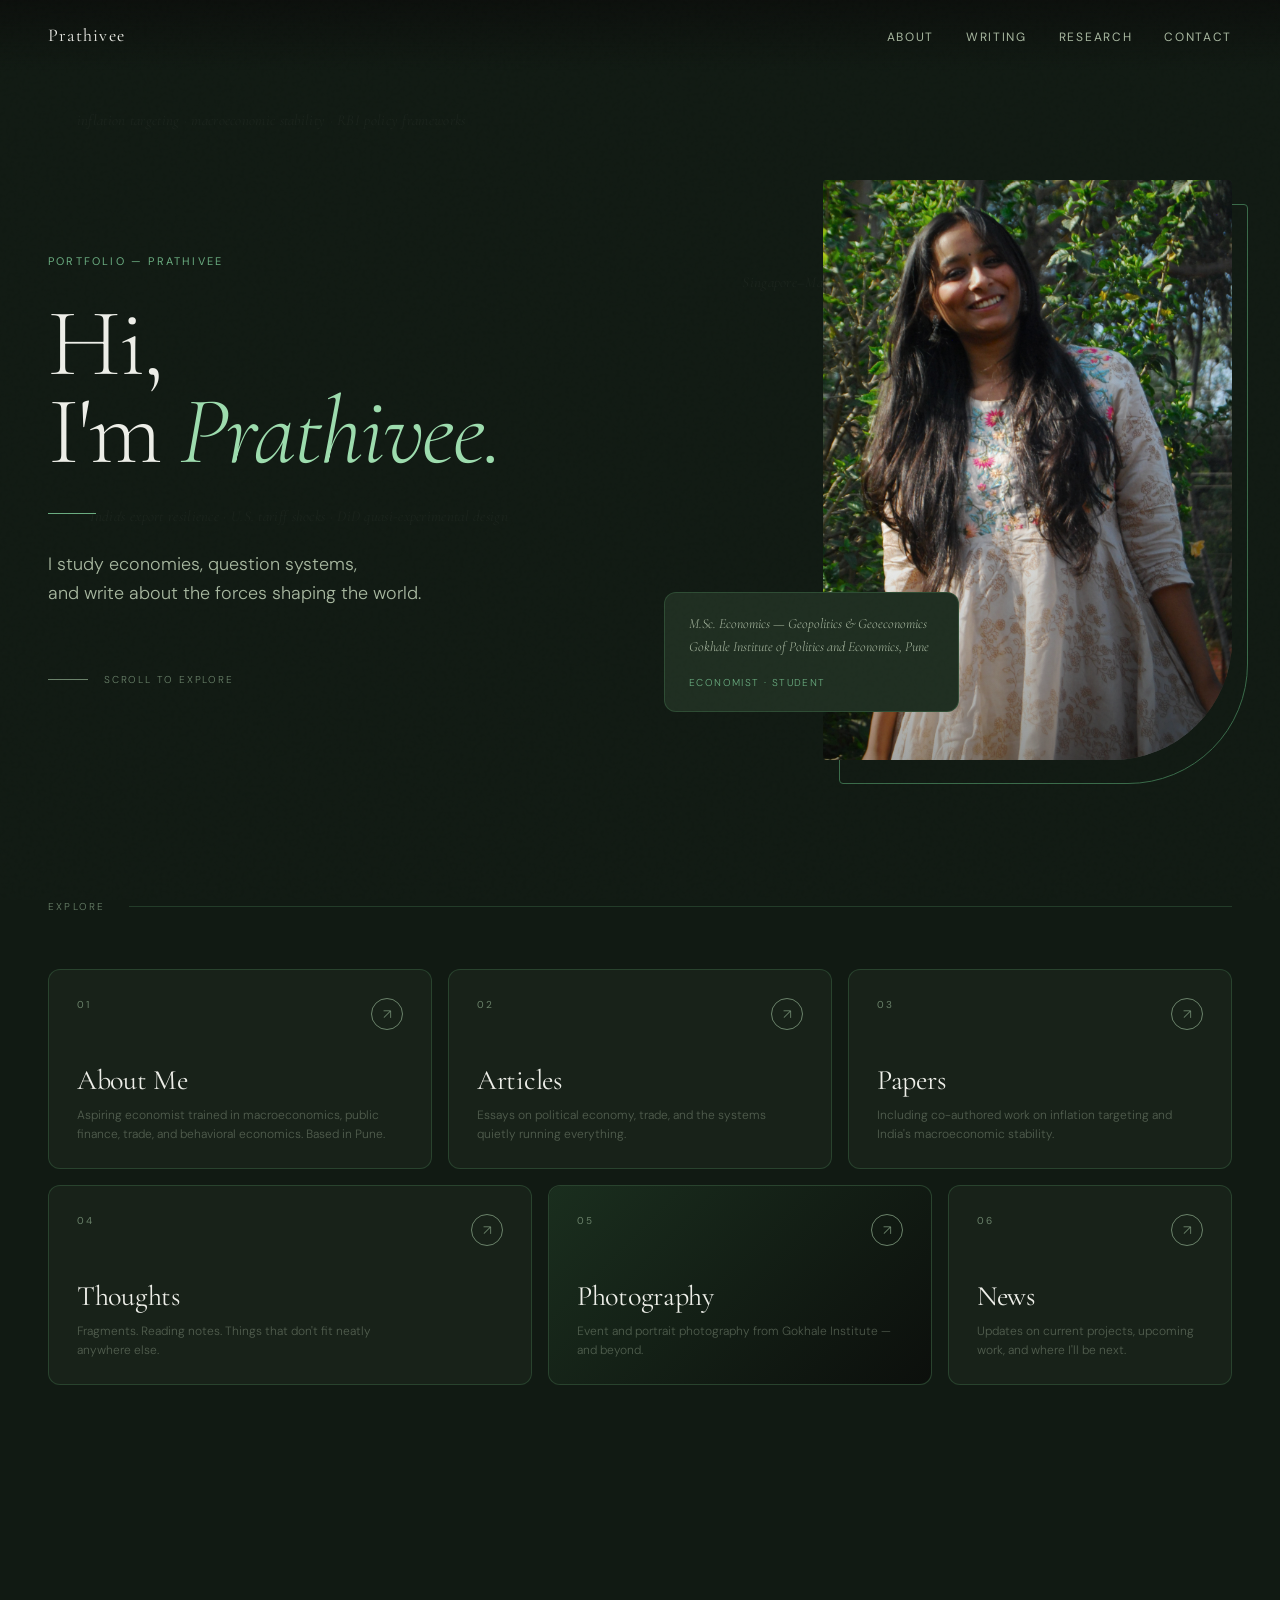
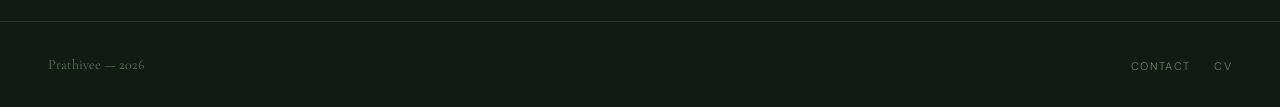
<file: index.html>
<!DOCTYPE html>
<html lang="en">
<head>
  <meta charset="UTF-8" />
  <meta name="viewport" content="width=device-width, initial-scale=1.0" />
  <title>Prathivee — Economist, Writer, Researcher</title>
  <meta name="description" content="Prathivee studies economies, questions systems, and writes about the forces shaping the world." />

  <!-- Fonts -->
  <link rel="preconnect" href="https://fonts.googleapis.com" />
  <link rel="preconnect" href="https://fonts.gstatic.com" crossorigin />
  <link href="https://fonts.googleapis.com/css2?family=Cormorant+Garamond:ital,wght@0,300;0,400;0,600;1,300;1,400&family=DM+Sans:wght@300;400;500&display=swap" rel="stylesheet" />

  <style>
    /* ── RESET & BASE ───────────────────────────────────────────── */
    *, *::before, *::after { margin: 0; padding: 0; box-sizing: border-box; }
    html { scroll-behavior: smooth; font-size: 16px; }

    :root {
      --bg:           #111a13;
      --surface:      #182219;
      --surface-2:    #1f2e21;
      --green-muted:  #6aad80;
      --green-bright: #9ddcae;
      --green-dim:    #3a6b4a;
      --text-primary: #edeee8;
      --text-secondary: #a8b8a0;
      --text-tertiary:  #6a826a;
      --border:       rgba(100,180,120,0.22);
      --ease:         cubic-bezier(0.25, 0.46, 0.45, 0.94);
    }

    body {
      background: var(--bg);
      color: var(--text-primary);
      font-family: 'DM Sans', sans-serif;
      font-weight: 300;
      overflow-x: hidden;
      -webkit-font-smoothing: antialiased;
    }

    /* ── NOISE TEXTURE OVERLAY ──────────────────────────────────── */
    body::before {
      content: '';
      position: fixed;
      inset: 0;
      background-image: url("data:image/svg+xml,%3Csvg viewBox='0 0 256 256' xmlns='http://www.w3.org/2000/svg'%3E%3Cfilter id='noise'%3E%3CfeTurbulence type='fractalNoise' baseFrequency='0.9' numOctaves='4' stitchTiles='stitch'/%3E%3C/filter%3E%3Crect width='100%25' height='100%25' filter='url(%23noise)' opacity='0.04'/%3E%3C/svg%3E");
      pointer-events: none;
      z-index: 1000;
      opacity: 0.4;
    }

    /* ── FLOATING TEXT FRAGMENTS (background atmosphere) ────────── */
    .fragments {
      position: absolute;
      inset: 0;
      overflow: hidden;
      pointer-events: none;
      z-index: 0;
    }
    .fragment {
      position: absolute;
      font-family: 'Cormorant Garamond', serif;
      font-style: italic;
      font-size: clamp(10px, 1.1vw, 13px);
      color: var(--text-primary);
      opacity: 0.045;
      white-space: nowrap;
      letter-spacing: 0.02em;
      line-height: 1.6;
    }

    /* ── NAV ────────────────────────────────────────────────────── */
    nav {
      position: fixed;
      top: 0; left: 0; right: 0;
      z-index: 100;
      padding: 24px 48px;
      display: flex;
      justify-content: space-between;
      align-items: center;
      background: linear-gradient(to bottom, rgba(12,15,12,0.95) 0%, transparent 100%);
    }
    .nav-name {
      font-family: 'Cormorant Garamond', serif;
      font-size: 18px;
      font-weight: 400;
      letter-spacing: 0.06em;
      color: var(--text-primary);
      text-decoration: none;
      opacity: 0;
      animation: fadeUp 0.7s var(--ease) 0.3s forwards;
    }
    .nav-links {
      display: flex;
      gap: 32px;
      list-style: none;
      opacity: 0;
      animation: fadeUp 0.7s var(--ease) 0.5s forwards;
    }
    .nav-links a {
      font-size: 12px;
      font-weight: 400;
      letter-spacing: 0.14em;
      text-transform: uppercase;
      color: var(--text-secondary);
      text-decoration: none;
      transition: color 0.25s ease;
    }
    .nav-links a:hover { color: var(--green-bright); }

    /* ── HERO ───────────────────────────────────────────────────── */
    .hero {
      position: relative;
      min-height: 100vh;
      display: grid;
      grid-template-columns: 1fr 1fr;
      align-items: center;
      padding: 120px 48px 80px;
      max-width: 1280px;
      margin: 0 auto;
      gap: 48px;
    }

    .hero-left {
      position: relative;
      z-index: 2;
    }

    .hero-label {
      font-size: 11px;
      font-weight: 400;
      letter-spacing: 0.2em;
      text-transform: uppercase;
      color: var(--green-muted);
      margin-bottom: 32px;
      opacity: 0;
      animation: fadeUp 0.6s var(--ease) 0.8s forwards;
    }

    .hero-name {
      font-family: 'Cormorant Garamond', serif;
      font-size: clamp(64px, 7.5vw, 112px);
      font-weight: 300;
      line-height: 0.92;
      letter-spacing: -0.02em;
      color: var(--text-primary);
      opacity: 0;
      animation: fadeUp 0.9s var(--ease) 1s forwards;
    }
    .hero-name em {
      font-style: italic;
      color: var(--green-bright);
    }

    .hero-divider {
      width: 48px;
      height: 1px;
      background: var(--green-muted);
      margin: 36px 0;
      opacity: 0;
      animation: expandLine 0.8s var(--ease) 1.6s forwards;
    }

    .hero-tagline {
      font-size: clamp(15px, 1.4vw, 18px);
      font-weight: 300;
      line-height: 1.65;
      color: var(--text-secondary);
      max-width: 420px;
      opacity: 0;
      animation: fadeUp 0.8s var(--ease) 1.9s forwards;
    }

    .hero-scroll-cue {
      margin-top: 64px;
      display: flex;
      align-items: center;
      gap: 16px;
      opacity: 0;
      animation: fadeUp 0.7s var(--ease) 2.4s forwards;
    }
    .hero-scroll-cue span {
      font-size: 10px;
      letter-spacing: 0.18em;
      text-transform: uppercase;
      color: var(--text-tertiary);
    }
    .scroll-line {
      width: 40px;
      height: 1px;
      background: var(--text-tertiary);
      position: relative;
      overflow: hidden;
    }
    .scroll-line::after {
      content: '';
      position: absolute;
      top: 0; left: -100%;
      width: 100%; height: 100%;
      background: var(--green-bright);
      animation: scanLine 2.5s ease-in-out 3s infinite;
    }

    /* ── HERO RIGHT — PHOTO COMPOSITION ────────────────────────── */
    .hero-right {
      position: relative;
      height: 580px;
      opacity: 0;
      animation: fadeUp 1s var(--ease) 1.2s forwards;
    }

    /* Primary photo — large, vertically masked */
    .photo-primary {
      position: absolute;
      right: 0;
      top: 0;
      width: 72%;
      height: 100%;
      overflow: hidden;
      border-radius: 4px 4px 120px 4px;
    }
    .photo-primary img {
      width: 100%;
      height: 100%;
      object-fit: cover;
      object-position: center top;
      filter: grayscale(15%) contrast(1.05);
      display: block;
    }
    /* Green tint overlay */
    .photo-primary::after {
      content: '';
      position: absolute;
      inset: 0;
      background: linear-gradient(
        160deg,
        rgba(74,124,89,0.22) 0%,
        transparent 50%,
        rgba(12,15,12,0.55) 100%
      );
      mix-blend-mode: multiply;
    }

    /* Decorative frame behind photo */
    .photo-frame {
      position: absolute;
      right: -16px;
      top: 24px;
      width: 72%;
      height: 100%;
      border: 1px solid var(--green-dim);
      border-radius: 4px 4px 120px 4px;
      pointer-events: none;
    }

    /* Floating accent card */
    .photo-accent {
      position: absolute;
      left: 0;
      bottom: 48px;
      background: var(--surface-2);
      border: 1px solid var(--border);
      border-radius: 12px;
      padding: 20px 24px;
      width: 52%;
      backdrop-filter: blur(8px);
      z-index: 3;
    }
    .accent-quote {
      font-family: 'Cormorant Garamond', serif;
      font-style: italic;
      font-size: 14px;
      line-height: 1.6;
      color: var(--text-secondary);
      margin-bottom: 12px;
    }
    .accent-meta {
      font-size: 10px;
      letter-spacing: 0.14em;
      text-transform: uppercase;
      color: var(--green-muted);
    }

    /* ── SECTION DIVIDER ────────────────────────────────────────── */
    .section-divider {
      max-width: 1280px;
      margin: 0 auto;
      padding: 0 48px;
      display: flex;
      align-items: center;
      gap: 24px;
      margin-bottom: 56px;
    }
    .divider-label {
      font-size: 10px;
      letter-spacing: 0.22em;
      text-transform: uppercase;
      color: var(--text-tertiary);
      white-space: nowrap;
    }
    .divider-line {
      flex: 1;
      height: 1px;
      background: var(--border);
    }

    /* ── GRID SECTION ───────────────────────────────────────────── */
    .grid-section {
      padding: 0 48px 120px;
      max-width: 1280px;
      margin: 0 auto;
    }

    .tile-grid {
      display: grid;
      grid-template-columns: repeat(12, 1fr);
      grid-template-rows: auto;
      gap: 16px;
    }

    /* Grid placement — editorial asymmetry */
    .tile-about      { grid-column: 1 / 5;  grid-row: 1; }
    .tile-articles   { grid-column: 5 / 9;  grid-row: 1; }
    .tile-papers     { grid-column: 9 / 13; grid-row: 1; }
    .tile-thoughts   { grid-column: 1 / 6;  grid-row: 2; }
    .tile-photography{ grid-column: 6 / 10; grid-row: 2; }
    .tile-news       { grid-column: 10 / 13;grid-row: 2; }
    .tile-resume     { grid-column: 1 / 13; grid-row: 3; }

    /* ── TILE BASE ──────────────────────────────────────────────── */
    .tile {
      background: var(--surface);
      border: 1px solid var(--border);
      border-radius: 12px;
      padding: 28px 28px 24px;
      text-decoration: none;
      display: flex;
      flex-direction: column;
      justify-content: space-between;
      min-height: 200px;
      position: relative;
      overflow: hidden;
      opacity: 0;
      transform: translateY(32px);
      transition:
        background 0.3s ease,
        border-color 0.3s ease,
        box-shadow 0.3s ease,
        transform 0.3s ease;
    }

    /* Stagger reveal via JS class */
    .tile.visible {
      opacity: 1;
      transform: translateY(0);
      transition:
        opacity 0.7s var(--ease),
        transform 0.7s var(--ease),
        background 0.3s ease,
        border-color 0.3s ease,
        box-shadow 0.3s ease;
    }

    .tile:hover {
      background: var(--surface-2);
      border-color: var(--green-dim);
      box-shadow: 0 0 48px rgba(74,124,89,0.1), 0 24px 40px rgba(0,0,0,0.25);
      transform: translateY(-4px);
    }

    /* Ambient glow on hover */
    .tile::before {
      content: '';
      position: absolute;
      inset: 0;
      background: radial-gradient(ellipse at 20% 80%, rgba(74,124,89,0.08) 0%, transparent 70%);
      opacity: 0;
      transition: opacity 0.4s ease;
    }
    .tile:hover::before { opacity: 1; }

    .tile-top {
      display: flex;
      justify-content: space-between;
      align-items: flex-start;
    }

    .tile-index {
      font-size: 10px;
      font-weight: 400;
      letter-spacing: 0.18em;
      color: var(--text-tertiary);
    }

    .tile-arrow {
      width: 32px;
      height: 32px;
      border: 1px solid var(--text-tertiary);
      border-radius: 50%;
      display: flex;
      align-items: center;
      justify-content: center;
      font-size: 14px;
      color: var(--text-tertiary);
      transition: border-color 0.25s ease, color 0.25s ease, background 0.25s ease;
      flex-shrink: 0;
    }
    .tile:hover .tile-arrow {
      border-color: var(--green-bright);
      color: var(--green-bright);
    }

    .tile-bottom { margin-top: auto; }

    .tile-title {
      font-family: 'Cormorant Garamond', serif;
      font-size: clamp(22px, 2.2vw, 32px);
      font-weight: 400;
      letter-spacing: -0.01em;
      color: var(--text-primary);
      line-height: 1.1;
      margin-bottom: 10px;
    }

    .tile-teaser {
      font-size: 12px;
      font-weight: 300;
      line-height: 1.6;
      color: var(--text-secondary);
      opacity: 0.4;
      transition: opacity 0.3s ease;
      max-width: 340px;
    }
    .tile:hover .tile-teaser { opacity: 1; }

    /* ── RESUME TILE — WIDE, HORIZONTAL ─────────────────────────── */
    .tile-resume {
      min-height: 100px;
      flex-direction: row;
      align-items: center;
      justify-content: space-between;
      gap: 24px;
    }
    .tile-resume .tile-bottom {
      margin-top: 0;
      display: flex;
      align-items: center;
      gap: 32px;
    }
    .tile-resume .tile-title { margin-bottom: 0; }
    .resume-meta {
      font-size: 11px;
      letter-spacing: 0.12em;
      text-transform: uppercase;
      color: var(--green-muted);
    }

    /* ── PHOTOGRAPHY TILE — SUBTLE BG ───────────────────────────── */
    .tile-photography {
      background: var(--surface);
      position: relative;
    }
    .tile-photography .photo-bg {
      position: absolute;
      inset: 0;
      background: linear-gradient(135deg, #1a2e1e 0%, #0c0f0c 100%);
      border-radius: inherit;
      z-index: 0;
    }
    .tile-photography > * { position: relative; z-index: 1; }

    /* ── ANIMATIONS ─────────────────────────────────────────────── */
    @keyframes fadeUp {
      from { opacity: 0; transform: translateY(20px); }
      to   { opacity: 1; transform: translateY(0); }
    }
    @keyframes expandLine {
      from { opacity: 0; width: 0; }
      to   { opacity: 1; width: 48px; }
    }
    @keyframes scanLine {
      0%   { left: -100%; }
      50%  { left: 100%; }
      100% { left: 100%; }
    }

    /* ── FOOTER ─────────────────────────────────────────────────── */
    footer {
      border-top: 1px solid var(--border);
      padding: 32px 48px;
      max-width: 1280px;
      margin: 0 auto;
      display: flex;
      justify-content: space-between;
      align-items: center;
    }
    .footer-name {
      font-family: 'Cormorant Garamond', serif;
      font-size: 14px;
      color: var(--text-tertiary);
    }
    .footer-links {
      display: flex;
      gap: 24px;
      list-style: none;
    }
    .footer-links a {
      font-size: 11px;
      letter-spacing: 0.12em;
      text-transform: uppercase;
      color: var(--text-tertiary);
      text-decoration: none;
      transition: color 0.25s ease;
    }
    .footer-links a:hover { color: var(--green-bright); }

    /* ── RESPONSIVE ─────────────────────────────────────────────── */
    @media (max-width: 900px) {
      nav { padding: 20px 24px; }
      .nav-links { display: none; }

      .hero {
        grid-template-columns: 1fr;
        padding: 100px 24px 64px;
        min-height: auto;
        gap: 56px;
      }
      .hero-right {
        height: 420px;
        order: -1;
      }
      .photo-accent { display: none; }

      .grid-section { padding: 0 24px 80px; }
      .section-divider { padding: 0 24px; }

      .tile-grid {
        grid-template-columns: 1fr 1fr;
        grid-template-rows: auto;
      }
      .tile-about, .tile-articles, .tile-papers,
      .tile-thoughts, .tile-photography, .tile-news,
      .tile-resume {
        grid-column: auto;
        grid-row: auto;
      }
      .tile-resume {
        grid-column: 1 / -1;
        flex-direction: column;
        align-items: flex-start;
      }

      footer {
        padding: 24px;
        flex-direction: column;
        gap: 16px;
        text-align: center;
      }
    }

    @media (max-width: 500px) {
      .tile-grid { grid-template-columns: 1fr; }
    }
  </style>
</head>

<body>

  <!-- ── NAV ── -->
  <nav>
    <a class="nav-name" href="/">Prathivee</a>
    <ul class="nav-links">
      <li><a href="about.html">About</a></li>
      <li><a href="articles.html">Writing</a></li>
      <li><a href="papers.html">Research</a></li>
      <li><a href="contact.html">Contact</a></li>
    </ul>
  </nav>

  <!-- ── HERO ── -->
  <section style="position:relative; overflow:hidden;">

    <!-- Atmospheric text fragments -->
    <div class="fragments" aria-hidden="true">
      <span class="fragment" style="top:12%; left:6%; font-size:clamp(12px,1.3vw,15px);">
        inflation targeting · macroeconomic stability · RBI policy frameworks
      </span>
      <span class="fragment" style="top:30%; left:58%; font-size:clamp(12px,1.3vw,15px);">
        Singapore–Malaysia trade interdependence · ASEAN integration · GVC structures
      </span>
      <span class="fragment" style="top:56%; left:7%; font-size:clamp(12px,1.3vw,15px);">
        India's export resilience · U.S. tariff shocks · DiD quasi-experimental design
      </span>
      <span class="fragment" style="top:76%; left:52%; font-size:clamp(12px,1.3vw,15px);">
        FASTag adoption · behavioral public policy · digital payment ecosystems
      </span>
    </div>

    <div class="hero">

      <!-- LEFT COLUMN -->
      <div class="hero-left">
        <p class="hero-label">Portfolio — Prathivee</p>

        <h1 class="hero-name">
          Hi,<br>I'm <em>Prathivee.</em>
        </h1>

        <div class="hero-divider"></div>

        <p class="hero-tagline">
          I study economies, question systems,<br>
          and write about the forces shaping the world.
        </p>

        <div class="hero-scroll-cue">
          <div class="scroll-line"></div>
          <span>Scroll to explore</span>
        </div>
      </div>

      <!-- RIGHT COLUMN — photo composition -->
      <div class="hero-right">
        <div class="photo-frame"></div>
        <div class="photo-primary">
          <img
            src="images/profile/prathivee-1.jpg.JPG"
            alt="Portrait of Prathivee Nairy"
            />
        </div>
        <div class="photo-accent">
          <p class="accent-quote">
            M.Sc. Economics — Geopolitics & Geoeconomics<br>Gokhale Institute of Politics and Economics, Pune
          </p>
          <span class="accent-meta">Economist · Student</span>
        </div>
      </div>

    </div>
  </section>

  <!-- ── GRID SECTION ── -->
  <div class="section-divider">
    <span class="divider-label">Explore</span>
    <div class="divider-line"></div>
  </div>

  <section class="grid-section">
    <div class="tile-grid">

      <a class="tile tile-about" href="about.html">
        <div class="tile-top">
          <span class="tile-index">01</span>
          <span class="tile-arrow">↗</span>
        </div>
        <div class="tile-bottom">
          <h2 class="tile-title">About Me</h2>
          <p class="tile-teaser">Aspiring economist trained in macroeconomics, public finance, trade, and behavioral economics. Based in Pune.</p>
        </div>
      </a>

      <a class="tile tile-articles" href="articles.html">
        <div class="tile-top">
          <span class="tile-index">02</span>
          <span class="tile-arrow">↗</span>
        </div>
        <div class="tile-bottom">
          <h2 class="tile-title">Articles</h2>
          <p class="tile-teaser">Essays on political economy, trade, and the systems quietly running everything.</p>
        </div>
      </a>

      <a class="tile tile-papers" href="papers.html">
        <div class="tile-top">
          <span class="tile-index">03</span>
          <span class="tile-arrow">↗</span>
        </div>
        <div class="tile-bottom">
          <h2 class="tile-title">Papers</h2>
          <p class="tile-teaser">Including co-authored work on inflation targeting and India's macroeconomic stability.</p>
        </div>
      </a>

      <a class="tile tile-thoughts" href="thoughts.html">
        <div class="tile-top">
          <span class="tile-index">04</span>
          <span class="tile-arrow">↗</span>
        </div>
        <div class="tile-bottom">
          <h2 class="tile-title">Thoughts</h2>
          <p class="tile-teaser">Fragments. Reading notes. Things that don't fit neatly anywhere else.</p>
        </div>
      </a>

      <a class="tile tile-photography" href="photography.html">
        <div class="photo-bg"></div>
        <div class="tile-top">
          <span class="tile-index">05</span>
          <span class="tile-arrow">↗</span>
        </div>
        <div class="tile-bottom">
          <h2 class="tile-title">Photography</h2>
          <p class="tile-teaser">Event and portrait photography from Gokhale Institute — and beyond.</p>
        </div>
      </a>

      <a class="tile tile-news" href="news.html">
        <div class="tile-top">
          <span class="tile-index">06</span>
          <span class="tile-arrow">↗</span>
        </div>
        <div class="tile-bottom">
          <h2 class="tile-title">News</h2>
          <p class="tile-teaser">Updates on current projects, upcoming work, and where I'll be next.</p>
        </div>
      </a>

      <a class="tile tile-resume" href="resume.html">
        <div class="tile-top" style="flex-shrink:0;">
          <span class="tile-index">07</span>
        </div>
        <div class="tile-bottom">
          <h2 class="tile-title">Résumé</h2>
          <p class="tile-teaser resume-meta">View full CV →</p>
        </div>
        <span class="tile-arrow" style="flex-shrink:0; align-self:center;">↗</span>
      </a>

    </div>
  </section>

  <!-- ── FOOTER ── -->
  <footer>
    <span class="footer-name">Prathivee &mdash; 2026</span>
    <ul class="footer-links">
      <li><a href="contact.html">Contact</a></li>
      <li><a href="resume.html">CV</a></li>
    </ul>
  </footer>

  <!-- ── SCRIPT ── -->
  <script>
    // Tile reveal on scroll
    const tiles = document.querySelectorAll('.tile');
    const observer = new IntersectionObserver((entries) => {
      entries.forEach((entry, i) => {
        if (entry.isIntersecting) {
          const delay = parseInt(entry.target.dataset.delay || 0);
          setTimeout(() => entry.target.classList.add('visible'), delay);
          observer.unobserve(entry.target);
        }
      });
    }, { threshold: 0.12 });

    tiles.forEach((tile, i) => {
      tile.dataset.delay = i * 80;
      observer.observe(tile);
    });

    // Subtle parallax on photo
    const photoPrimary = document.querySelector('.photo-primary img');
    if (photoPrimary) {
      window.addEventListener('scroll', () => {
        const scrolled = window.scrollY;
        if (scrolled < window.innerHeight) {
          photoPrimary.style.transform = `translateY(${scrolled * 0.08}px)`;
        }
      }, { passive: true });
    }
  </script>

</body>
</html>
</file>
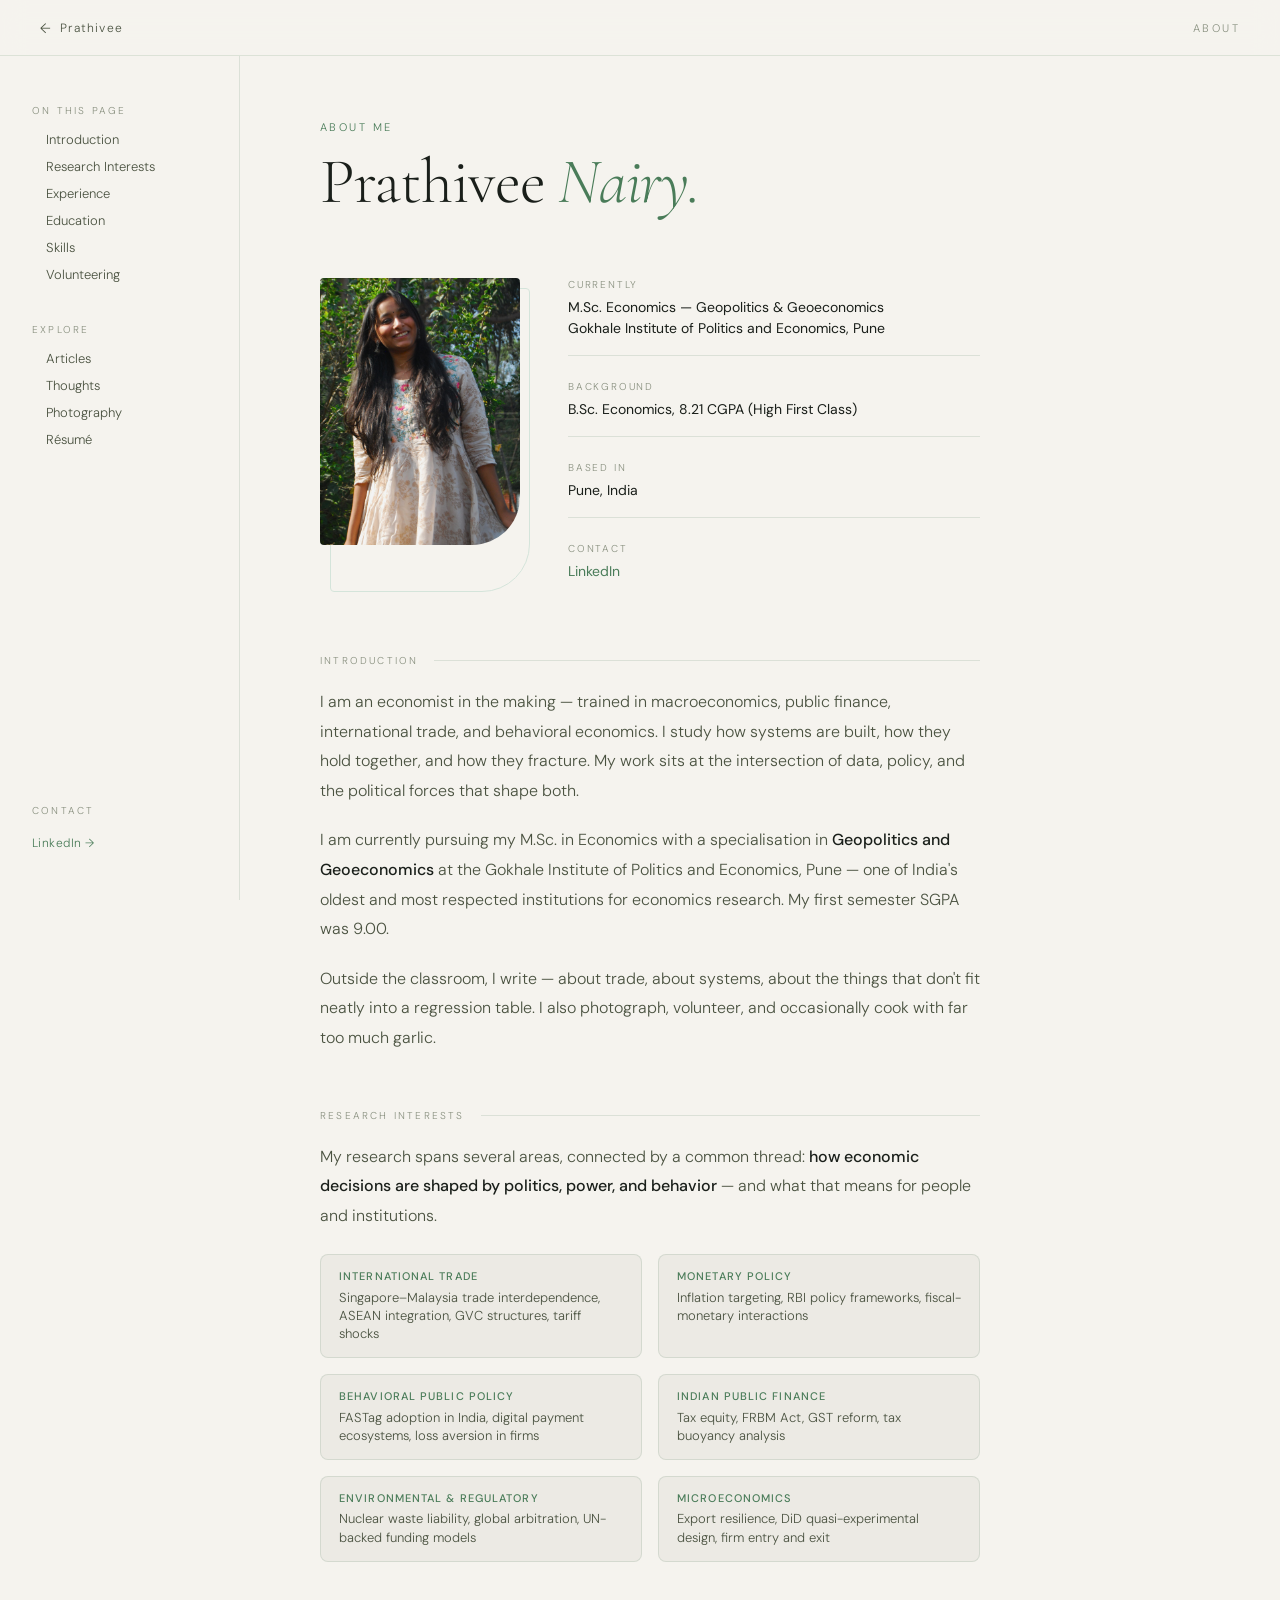
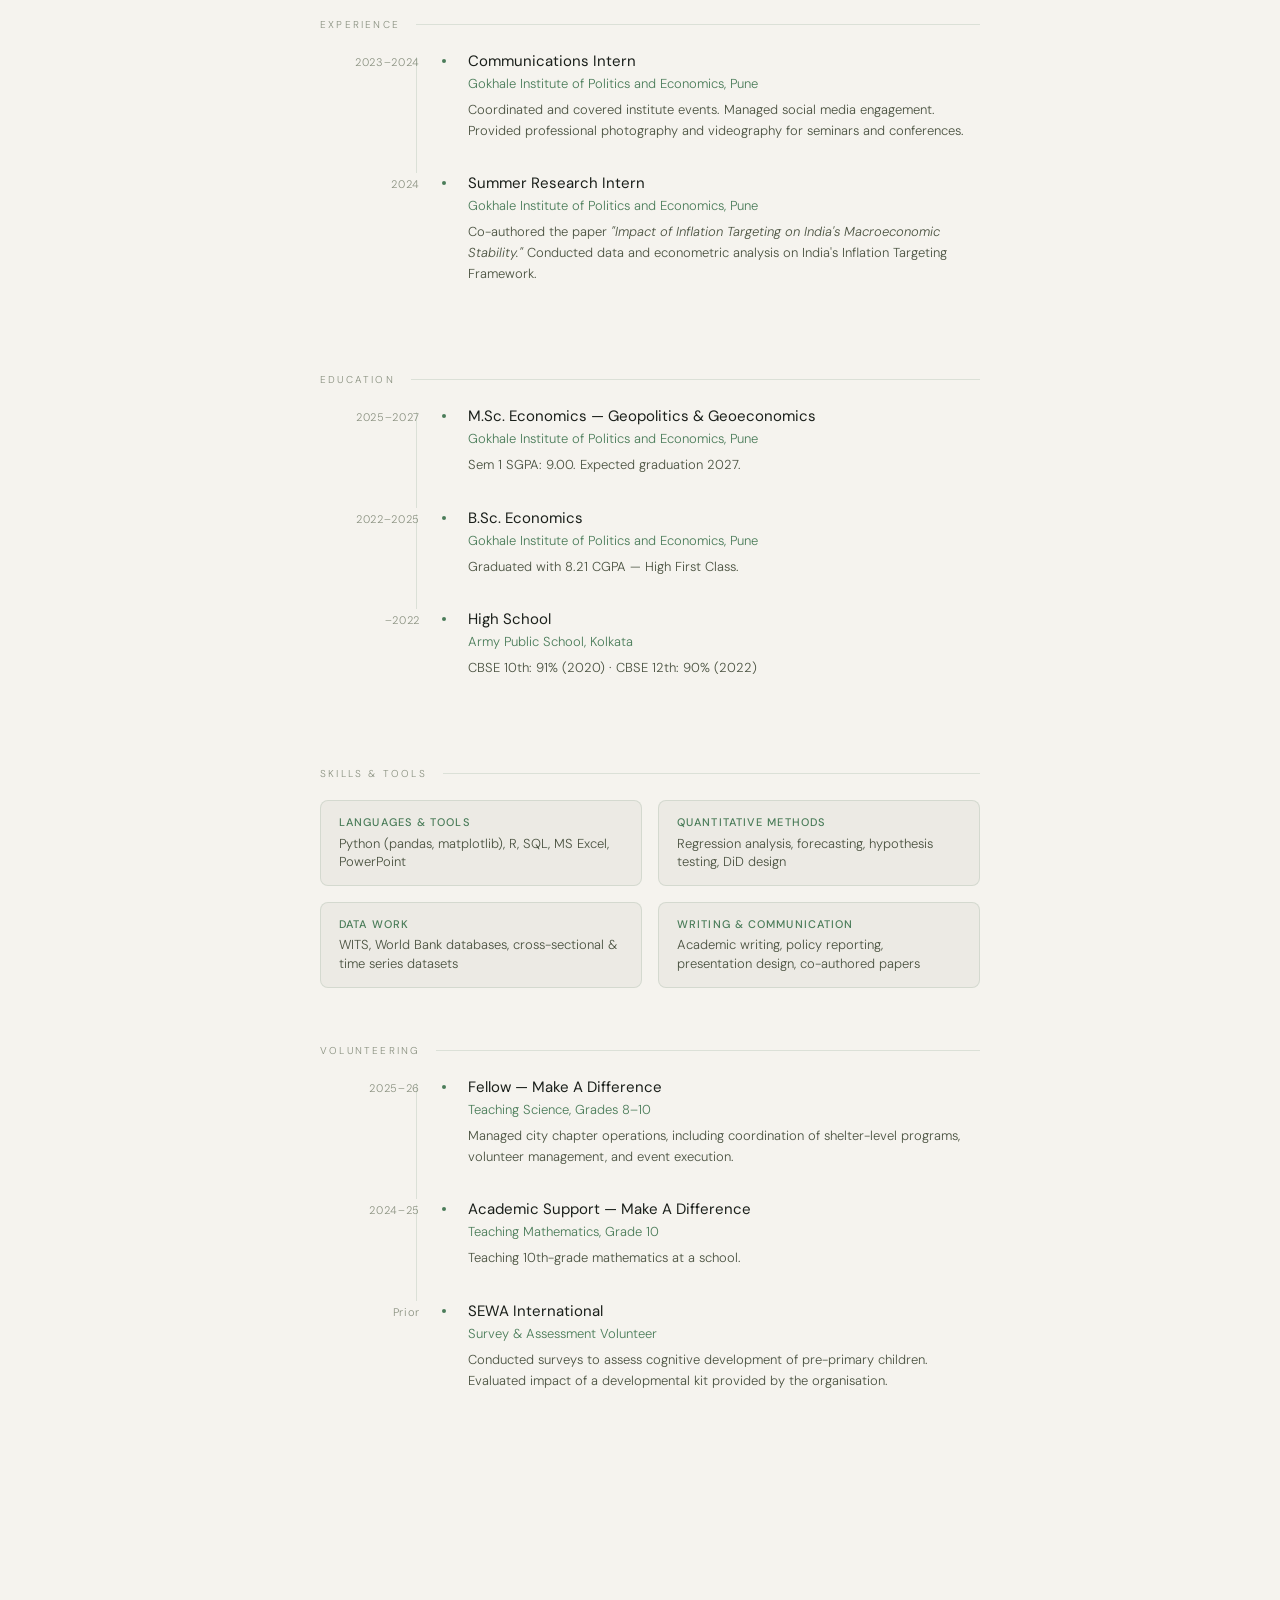
<file: about.html>
<!DOCTYPE html>
<html lang="en">
<head>
  <meta charset="UTF-8" />
  <meta name="viewport" content="width=device-width, initial-scale=1.0" />
  <title>About — Prathivee</title>
  <meta name="description" content="About Prathivee Nairy — economist, researcher, and writer based in Pune." />

  <link rel="preconnect" href="https://fonts.googleapis.com" />
  <link rel="preconnect" href="https://fonts.gstatic.com" crossorigin />
  <link href="https://fonts.googleapis.com/css2?family=Cormorant+Garamond:ital,wght@0,300;0,400;0,600;1,300;1,400&family=DM+Sans:wght@300;400;500&display=swap" rel="stylesheet" />

  <style>
    *, *::before, *::after { margin: 0; padding: 0; box-sizing: border-box; }
    html { font-size: 16px; scroll-behavior: smooth; }

    :root {
      /* Page palette — light, readable */
      --bg:           #f5f3ee;
      --surface:      #eceae4;
      --text-primary: #1a1f1a;
      --text-secondary: #4a5240;
      --text-tertiary:  #8a9180;
      /* Green accents from homepage */
      --green-muted:  #4a7c59;
      --green-bright: #6aad80;
      --green-dim:    #d4e4da;
      --border:       rgba(74,124,89,0.15);
      --ease: cubic-bezier(0.25, 0.46, 0.45, 0.94);
    }

    body {
      background: var(--bg);
      color: var(--text-primary);
      font-family: 'DM Sans', sans-serif;
      font-weight: 300;
      min-height: 100vh;
      -webkit-font-smoothing: antialiased;
    }

    /* ── TOP BAR ── */
    .topbar {
      position: fixed;
      top: 0; left: 0; right: 0;
      z-index: 100;
      height: 56px;
      background: rgba(245, 243, 238, 0.92);
      backdrop-filter: blur(12px);
      border-bottom: 1px solid var(--border);
      display: flex;
      align-items: center;
      justify-content: space-between;
      padding: 0 40px;
    }
    .topbar-back {
      font-size: 12px;
      letter-spacing: 0.1em;
      color: var(--text-secondary);
      text-decoration: none;
      display: flex;
      align-items: center;
      gap: 8px;
      transition: color 0.2s ease;
    }
    .topbar-back:hover { color: var(--green-muted); }
    .topbar-back::before { content: '←'; font-size: 14px; }

    .topbar-section {
      font-size: 11px;
      letter-spacing: 0.22em;
      text-transform: uppercase;
      color: var(--text-tertiary);
    }

    /* ── LAYOUT ── */
    .page-layout {
      display: grid;
      grid-template-columns: 240px 1fr;
      min-height: 100vh;
      padding-top: 56px;
    }

    /* ── SIDEBAR ── */
    .sidebar {
      position: sticky;
      top: 56px;
      height: calc(100vh - 56px);
      overflow-y: auto;
      border-right: 1px solid var(--border);
      padding: 48px 32px;
      display: flex;
      flex-direction: column;
      gap: 40px;
    }

    .sidebar-group-label {
      font-size: 10px;
      letter-spacing: 0.22em;
      text-transform: uppercase;
      color: var(--text-tertiary);
      margin-bottom: 14px;
    }

    .sidebar-links {
      list-style: none;
      display: flex;
      flex-direction: column;
      gap: 10px;
    }
    .sidebar-links a {
      font-size: 13px;
      font-weight: 300;
      color: var(--text-secondary);
      text-decoration: none;
      padding-left: 12px;
      border-left: 2px solid transparent;
      transition: color 0.2s ease, border-color 0.2s ease;
      display: block;
    }
    .sidebar-links a:hover,
    .sidebar-links a.active {
      color: var(--green-muted);
      border-left-color: var(--green-muted);
    }

    .sidebar-contact {
      margin-top: auto;
    }
    .sidebar-contact a {
      font-size: 12px;
      color: var(--green-muted);
      text-decoration: none;
      letter-spacing: 0.04em;
      transition: opacity 0.2s ease;
    }
    .sidebar-contact a:hover { opacity: 0.7; }

    /* ── MAIN CONTENT ── */
    .main-content {
      padding: 64px 80px 120px;
      max-width: 820px;
    }

    /* ── PAGE HEADER ── */
    .page-header {
      margin-bottom: 64px;
      opacity: 0;
      animation: fadeUp 0.7s var(--ease) 0.1s forwards;
    }
    .page-header-label {
      font-size: 11px;
      letter-spacing: 0.22em;
      text-transform: uppercase;
      color: var(--green-muted);
      margin-bottom: 16px;
    }
    .page-header h1 {
      font-family: 'Cormorant Garamond', serif;
      font-size: clamp(40px, 5vw, 64px);
      font-weight: 300;
      line-height: 1.0;
      letter-spacing: -0.02em;
      color: var(--text-primary);
    }
    .page-header h1 em {
      font-style: italic;
      color: var(--green-muted);
    }

    /* ── ABOUT INTRO ROW ── */
    .about-intro {
      display: grid;
      grid-template-columns: 200px 1fr;
      gap: 48px;
      margin-bottom: 72px;
      opacity: 0;
      animation: fadeUp 0.7s var(--ease) 0.25s forwards;
    }

    .about-photo {
      position: relative;
    }
    .about-photo img {
      width: 100%;
      aspect-ratio: 3/4;
      object-fit: cover;
      object-position: center top;
      border-radius: 4px 4px 48px 4px;
      filter: grayscale(10%);
      display: block;
    }
    .about-photo::after {
      content: '';
      position: absolute;
      top: 10px; left: 10px; right: -10px; bottom: -10px;
      border: 1px solid var(--green-dim);
      border-radius: 4px 4px 48px 4px;
      z-index: -1;
    }

    .about-quick {
      display: flex;
      flex-direction: column;
      justify-content: center;
      gap: 24px;
    }

    .quick-fact {
      border-bottom: 1px solid var(--border);
      padding-bottom: 16px;
    }
    .quick-fact:last-child { border-bottom: none; padding-bottom: 0; }
    .quick-fact-label {
      font-size: 10px;
      letter-spacing: 0.18em;
      text-transform: uppercase;
      color: var(--text-tertiary);
      margin-bottom: 6px;
    }
    .quick-fact-value {
      font-size: 14px;
      font-weight: 400;
      color: var(--text-primary);
      line-height: 1.5;
    }
    .quick-fact-value a {
      color: var(--green-muted);
      text-decoration: none;
    }
    .quick-fact-value a:hover { text-decoration: underline; }

    /* ── BIO SECTIONS ── */
    .bio-section {
      margin-bottom: 56px;
      opacity: 0;
      animation: fadeUp 0.7s var(--ease) 0.4s forwards;
    }
    .bio-section + .bio-section {
      animation-delay: 0.55s;
    }
    .bio-section:nth-child(4) { animation-delay: 0.7s; }

    .bio-section-label {
      font-size: 10px;
      letter-spacing: 0.22em;
      text-transform: uppercase;
      color: var(--text-tertiary);
      margin-bottom: 20px;
      display: flex;
      align-items: center;
      gap: 16px;
    }
    .bio-section-label::after {
      content: '';
      flex: 1;
      height: 1px;
      background: var(--border);
    }

    .bio-text {
      font-size: 16px;
      font-weight: 300;
      line-height: 1.85;
      color: var(--text-secondary);
    }
    .bio-text p + p { margin-top: 20px; }
    .bio-text strong {
      font-weight: 500;
      color: var(--text-primary);
    }

    /* ── SKILLS GRID ── */
    .skills-grid {
      display: grid;
      grid-template-columns: 1fr 1fr;
      gap: 16px;
      margin-top: 8px;
    }
    .skill-tag {
      background: var(--surface);
      border: 1px solid var(--border);
      border-radius: 8px;
      padding: 14px 18px;
      font-size: 13px;
      color: var(--text-secondary);
      line-height: 1.4;
    }
    .skill-tag strong {
      display: block;
      font-size: 11px;
      letter-spacing: 0.1em;
      text-transform: uppercase;
      color: var(--green-muted);
      margin-bottom: 4px;
      font-weight: 500;
    }

    /* ── TIMELINE (Education / Experience) ── */
    .timeline {
      display: flex;
      flex-direction: column;
      gap: 0;
      margin-top: 8px;
    }
    .timeline-item {
      display: grid;
      grid-template-columns: 100px 1fr;
      gap: 24px;
      padding-bottom: 32px;
      position: relative;
    }
    .timeline-item::before {
      content: '';
      position: absolute;
      left: 96px;
      top: 6px;
      bottom: 0;
      width: 1px;
      background: var(--border);
    }
    .timeline-item:last-child::before { display: none; }

    .timeline-date {
      font-size: 11px;
      letter-spacing: 0.06em;
      color: var(--text-tertiary);
      padding-top: 4px;
      text-align: right;
    }
    .timeline-body { padding-left: 24px; position: relative; }
    .timeline-body::before {
      content: '';
      position: absolute;
      left: -4px; top: 6px;
      width: 8px; height: 8px;
      border-radius: 50%;
      background: var(--green-muted);
      border: 2px solid var(--bg);
    }

    .timeline-title {
      font-size: 15px;
      font-weight: 400;
      color: var(--text-primary);
      margin-bottom: 4px;
    }
    .timeline-subtitle {
      font-size: 13px;
      color: var(--green-muted);
      margin-bottom: 8px;
    }
    .timeline-desc {
      font-size: 13px;
      color: var(--text-secondary);
      line-height: 1.6;
    }

    /* ── ANIMATIONS ── */
    @keyframes fadeUp {
      from { opacity: 0; transform: translateY(16px); }
      to   { opacity: 1; transform: translateY(0); }
    }

    /* ── RESPONSIVE ── */
    @media (max-width: 900px) {
      .page-layout { grid-template-columns: 1fr; }
      .sidebar {
        position: static;
        height: auto;
        border-right: none;
        border-bottom: 1px solid var(--border);
        padding: 24px;
        flex-direction: row;
        flex-wrap: wrap;
        gap: 16px;
      }
      .sidebar-contact { margin-top: 0; }
      .main-content { padding: 40px 24px 80px; }
      .about-intro { grid-template-columns: 1fr; }
      .about-photo { max-width: 200px; }
      .skills-grid { grid-template-columns: 1fr; }
    }
  </style>
</head>
<body>

  <!-- TOP BAR -->
  <nav class="topbar">
    <a class="topbar-back" href="index.html">Prathivee</a>
    <span class="topbar-section">About</span>
  </nav>

  <div class="page-layout">

    <!-- SIDEBAR -->
    <aside class="sidebar">
      <div>
        <p class="sidebar-group-label">On this page</p>
        <ul class="sidebar-links">
          <li><a href="#intro" class="active">Introduction</a></li>
          <li><a href="#research">Research Interests</a></li>
          <li><a href="#experience">Experience</a></li>
          <li><a href="#education">Education</a></li>
          <li><a href="#skills">Skills</a></li>
          <li><a href="#volunteer">Volunteering</a></li>
        </ul>
      </div>
      <div>
        <p class="sidebar-group-label">Explore</p>
        <ul class="sidebar-links">
          <li><a href="articles.html">Articles</a></li>
          <li><a href="thoughts.html">Thoughts</a></li>
          <li><a href="photography.html">Photography</a></li>
          <li><a href="resume.html">Résumé</a></li>
        </ul>
      </div>
      <div class="sidebar-contact">
        <p class="sidebar-group-label">Contact</p>
        <a href="https://www.linkedin.com/in/prathivee/" target="_blank" rel="noopener">LinkedIn →</a>
      </div>
    </aside>

    <!-- MAIN -->
    <main class="main-content">

      <!-- HEADER -->
      <header class="page-header" id="intro">
        <p class="page-header-label">About Me</p>
        <h1>Prathivee <em>Nairy.</em></h1>
      </header>

      <!-- PHOTO + QUICK FACTS -->
      <div class="about-intro">
        <div class="about-photo">
          <img src="images/profile/prathivee-1.jpg.JPG" alt="Prathivee Nairy" />
        </div>
        <div class="about-quick">
          <div class="quick-fact">
            <p class="quick-fact-label">Currently</p>
            <p class="quick-fact-value">M.Sc. Economics — Geopolitics & Geoeconomics<br>Gokhale Institute of Politics and Economics, Pune</p>
          </div>
          <div class="quick-fact">
            <p class="quick-fact-label">Background</p>
            <p class="quick-fact-value">B.Sc. Economics, 8.21 CGPA (High First Class)</p>
          </div>
          <div class="quick-fact">
            <p class="quick-fact-label">Based in</p>
            <p class="quick-fact-value">Pune, India</p>
          </div>
          <div class="quick-fact">
            <p class="quick-fact-label">Contact</p>
            <p class="quick-fact-value"><a href="https://www.linkedin.com/in/prathivee/" target="_blank" rel="noopener">LinkedIn</a></p>
          </div>
        </div>
      </div>

      <!-- BIO -->
      <section class="bio-section">
        <p class="bio-section-label">Introduction</p>
        <div class="bio-text">
          <p>
            I am an economist in the making — trained in macroeconomics, public finance, 
            international trade, and behavioral economics. I study how systems are built, 
            how they hold together, and how they fracture. My work sits at the intersection 
            of data, policy, and the political forces that shape both.
          </p>
          <p>
            I am currently pursuing my M.Sc. in Economics with a specialisation in 
            <strong>Geopolitics and Geoeconomics</strong> at the Gokhale Institute of 
            Politics and Economics, Pune — one of India's oldest and most respected 
            institutions for economics research. My first semester SGPA was 9.00.
          </p>
          <p>
            Outside the classroom, I write — about trade, about systems, about the things 
            that don't fit neatly into a regression table. I also photograph, volunteer, 
            and occasionally cook with far too much garlic.
          </p>
        </div>
      </section>

      <!-- RESEARCH INTERESTS -->
      <section class="bio-section" id="research">
        <p class="bio-section-label">Research Interests</p>
        <div class="bio-text">
          <p>
            My research spans several areas, connected by a common thread: 
            <strong>how economic decisions are shaped by politics, power, and behavior</strong> 
            — and what that means for people and institutions.
          </p>
        </div>
        <div class="skills-grid" style="margin-top: 24px;">
          <div class="skill-tag"><strong>International Trade</strong>Singapore–Malaysia trade interdependence, ASEAN integration, GVC structures, tariff shocks</div>
          <div class="skill-tag"><strong>Monetary Policy</strong>Inflation targeting, RBI policy frameworks, fiscal-monetary interactions</div>
          <div class="skill-tag"><strong>Behavioral Public Policy</strong>FASTag adoption in India, digital payment ecosystems, loss aversion in firms</div>
          <div class="skill-tag"><strong>Indian Public Finance</strong>Tax equity, FRBM Act, GST reform, tax buoyancy analysis</div>
          <div class="skill-tag"><strong>Environmental & Regulatory</strong>Nuclear waste liability, global arbitration, UN-backed funding models</div>
          <div class="skill-tag"><strong>Microeconomics</strong>Export resilience, DiD quasi-experimental design, firm entry and exit</div>
        </div>
      </section>

      <!-- EXPERIENCE -->
      <section class="bio-section" id="experience">
        <p class="bio-section-label">Experience</p>
        <div class="timeline">
          <div class="timeline-item">
            <span class="timeline-date">2023–2024</span>
            <div class="timeline-body">
              <p class="timeline-title">Communications Intern</p>
              <p class="timeline-subtitle">Gokhale Institute of Politics and Economics, Pune</p>
              <p class="timeline-desc">Coordinated and covered institute events. Managed social media engagement. Provided professional photography and videography for seminars and conferences.</p>
            </div>
          </div>
          <div class="timeline-item">
            <span class="timeline-date">2024</span>
            <div class="timeline-body">
              <p class="timeline-title">Summer Research Intern</p>
              <p class="timeline-subtitle">Gokhale Institute of Politics and Economics, Pune</p>
              <p class="timeline-desc">Co-authored the paper <em>"Impact of Inflation Targeting on India's Macroeconomic Stability."</em> Conducted data and econometric analysis on India's Inflation Targeting Framework.</p>
            </div>
          </div>
        </div>
      </section>

      <!-- EDUCATION -->
      <section class="bio-section" id="education">
        <p class="bio-section-label">Education</p>
        <div class="timeline">
          <div class="timeline-item">
            <span class="timeline-date">2025–2027</span>
            <div class="timeline-body">
              <p class="timeline-title">M.Sc. Economics — Geopolitics & Geoeconomics</p>
              <p class="timeline-subtitle">Gokhale Institute of Politics and Economics, Pune</p>
              <p class="timeline-desc">Sem 1 SGPA: 9.00. Expected graduation 2027.</p>
            </div>
          </div>
          <div class="timeline-item">
            <span class="timeline-date">2022–2025</span>
            <div class="timeline-body">
              <p class="timeline-title">B.Sc. Economics</p>
              <p class="timeline-subtitle">Gokhale Institute of Politics and Economics, Pune</p>
              <p class="timeline-desc">Graduated with 8.21 CGPA — High First Class.</p>
            </div>
          </div>
          <div class="timeline-item">
            <span class="timeline-date">–2022</span>
            <div class="timeline-body">
              <p class="timeline-title">High School</p>
              <p class="timeline-subtitle">Army Public School, Kolkata</p>
              <p class="timeline-desc">CBSE 10th: 91% (2020) · CBSE 12th: 90% (2022)</p>
            </div>
          </div>
        </div>
      </section>

      <!-- SKILLS -->
      <section class="bio-section" id="skills">
        <p class="bio-section-label">Skills & Tools</p>
        <div class="skills-grid">
          <div class="skill-tag"><strong>Languages & Tools</strong>Python (pandas, matplotlib), R, SQL, MS Excel, PowerPoint</div>
          <div class="skill-tag"><strong>Quantitative Methods</strong>Regression analysis, forecasting, hypothesis testing, DiD design</div>
          <div class="skill-tag"><strong>Data Work</strong>WITS, World Bank databases, cross-sectional & time series datasets</div>
          <div class="skill-tag"><strong>Writing & Communication</strong>Academic writing, policy reporting, presentation design, co-authored papers</div>
        </div>
      </section>

      <!-- VOLUNTEER -->
      <section class="bio-section" id="volunteer">
        <p class="bio-section-label">Volunteering</p>
        <div class="timeline">
          <div class="timeline-item">
            <span class="timeline-date">2025–26</span>
            <div class="timeline-body">
              <p class="timeline-title">Fellow — Make A Difference</p>
              <p class="timeline-subtitle">Teaching Science, Grades 8–10</p>
              <p class="timeline-desc">Managed city chapter operations, including coordination of shelter-level programs, volunteer management, and event execution.</p>
            </div>
          </div>
          <div class="timeline-item">
            <span class="timeline-date">2024–25</span>
            <div class="timeline-body">
              <p class="timeline-title">Academic Support — Make A Difference</p>
              <p class="timeline-subtitle">Teaching Mathematics, Grade 10</p>
              <p class="timeline-desc">Teaching 10th-grade mathematics at a school.</p>
            </div>
          </div>
          <div class="timeline-item">
            <span class="timeline-date">Prior</span>
            <div class="timeline-body">
              <p class="timeline-title">SEWA International</p>
              <p class="timeline-subtitle">Survey & Assessment Volunteer</p>
              <p class="timeline-desc">Conducted surveys to assess cognitive development of pre-primary children. Evaluated impact of a developmental kit provided by the organisation.</p>
            </div>
          </div>
        </div>
      </section>

    </main>
  </div>

  <script>
    // Sidebar active link on scroll
    const sections = document.querySelectorAll('[id]');
    const links = document.querySelectorAll('.sidebar-links a');
    window.addEventListener('scroll', () => {
      let current = '';
      sections.forEach(s => {
        if (window.scrollY >= s.offsetTop - 80) current = s.id;
      });
      links.forEach(a => {
        a.classList.remove('active');
        if (a.getAttribute('href') === '#' + current) a.classList.add('active');
      });
    }, { passive: true });
  </script>

</body>
</html>
</file>
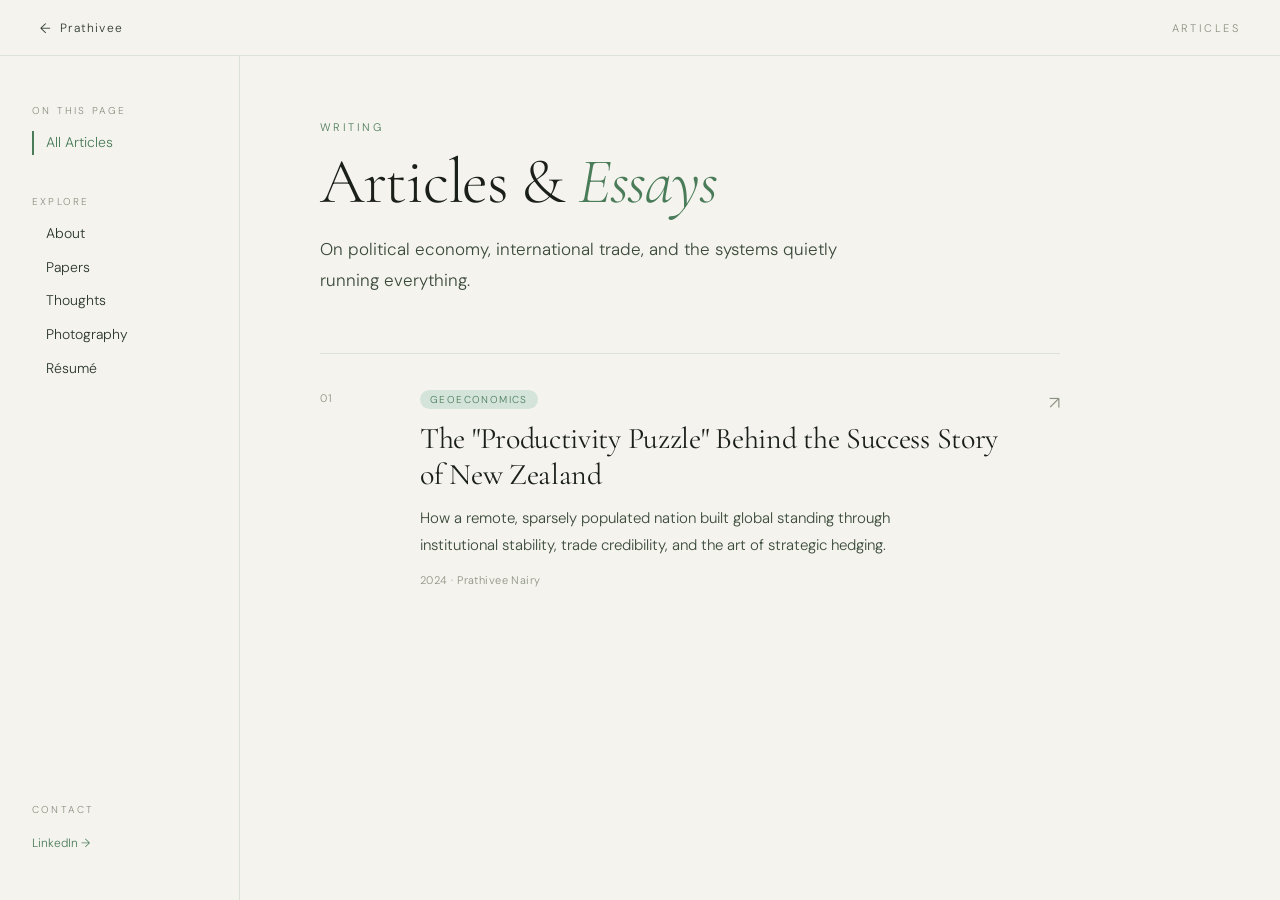
<file: articles.html>
<!DOCTYPE html>
<html lang="en">
<head>
  <meta charset="UTF-8" />
  <meta name="viewport" content="width=device-width, initial-scale=1.0" />
  <title>Articles — Prathivee</title>
  <link rel="preconnect" href="https://fonts.googleapis.com" />
  <link rel="preconnect" href="https://fonts.gstatic.com" crossorigin />
  <link href="https://fonts.googleapis.com/css2?family=Cormorant+Garamond:ital,wght@0,300;0,400;0,600;1,300;1,400&family=DM+Sans:wght@300;400;500&display=swap" rel="stylesheet" />
  <link rel="stylesheet" href="css/style.css" />
  <style>
    :root {
      --bg:#f5f3ee; --surface:#eceae4; --text-primary:#1a1f1a;
      --text-secondary:#2a362a; --text-tertiary:#8a9180;
      --green-muted:#4a7c59; --green-bright:#6aad80;
      --green-dim:#d4e4da; --border:rgba(74,124,89,0.15);
      --ease:cubic-bezier(0.25,0.46,0.45,0.94);
    }
    *, *::before, *::after { margin:0; padding:0; box-sizing:border-box; }
    html { font-size:17px; scroll-behavior:smooth; }
    body { background:var(--bg); color:var(--text-primary); font-family:'DM Sans',sans-serif; font-weight:300; -webkit-font-smoothing:antialiased; }

    .topbar { position:fixed; top:0; left:0; right:0; z-index:100; height:56px; background:rgba(245,243,238,0.94); backdrop-filter:blur(12px); border-bottom:1px solid var(--border); display:flex; align-items:center; justify-content:space-between; padding:0 40px; }
    .topbar-back { font-size:12px; letter-spacing:0.1em; color:var(--text-secondary); text-decoration:none; display:flex; align-items:center; gap:8px; transition:color .2s; }
    .topbar-back:hover { color:var(--green-muted); }
    .topbar-back::before { content:'←'; font-size:14px; }
    .topbar-section { font-size:11px; letter-spacing:0.22em; text-transform:uppercase; color:var(--text-tertiary); }

    .page-layout { display:grid; grid-template-columns:240px 1fr; min-height:100vh; padding-top:56px; }

    .sidebar { position:sticky; top:56px; height:calc(100vh - 56px); overflow-y:auto; border-right:1px solid var(--border); padding:48px 32px; display:flex; flex-direction:column; gap:40px; }
    .sidebar-group-label { font-size:10px; letter-spacing:0.22em; text-transform:uppercase; color:var(--text-tertiary); margin-bottom:14px; }
    .sidebar-links { list-style:none; display:flex; flex-direction:column; gap:10px; }
    .sidebar-links a { font-size:14px; font-weight:300; color:var(--text-secondary); text-decoration:none; padding-left:12px; border-left:2px solid transparent; transition:color .2s, border-color .2s; display:block; line-height:1.7; }
    .sidebar-links a:hover, .sidebar-links a.active { color:var(--green-muted); border-left-color:var(--green-muted); }
    .sidebar-contact { margin-top:auto; }
    .sidebar-contact a { font-size:12px; color:var(--green-muted); text-decoration:none; }

    .main-content { padding:64px 80px 120px; max-width:900px; }

    .page-header { margin-bottom:56px; opacity:0; animation:fadeUp .7s var(--ease) .1s forwards; }
    .page-header-label { font-size:11px; letter-spacing:0.22em; text-transform:uppercase; color:var(--green-muted); margin-bottom:16px; }
    .page-header h1 { font-family:'Cormorant Garamond',serif; font-size:clamp(40px,5vw,64px); font-weight:300; line-height:1.0; letter-spacing:-0.02em; }
    .page-header h1 em { font-style:italic; color:var(--green-muted); }
    .page-intro { font-size:17px; color:var(--text-secondary); line-height:1.85; margin-top:20px; max-width:540px; }

    .articles-list { display:flex; flex-direction:column; }

    .article-card { border-top:1px solid var(--border); padding:32px 0; display:grid; grid-template-columns:72px 1fr auto; gap:28px; align-items:start; text-decoration:none; color:inherit; opacity:0; transform:translateY(16px); cursor:pointer; transition:background .25s; }
    .article-card:last-child { border-bottom:1px solid var(--border); }
    .article-card.visible { opacity:1; transform:translateY(0); transition:opacity .6s var(--ease), transform .6s var(--ease), background .25s; }
    .article-card:hover { background:var(--surface); margin:0 -24px; padding-left:24px; padding-right:24px; border-radius:8px; }

    .article-number { font-size:11px; letter-spacing:0.1em; color:var(--text-tertiary); padding-top:5px; }
    .article-tag { display:inline-block; font-size:10px; letter-spacing:0.14em; text-transform:uppercase; color:var(--green-muted); background:var(--green-dim); padding:3px 10px; border-radius:20px; margin-bottom:12px; }
    .article-title { font-family:'Cormorant Garamond',serif; font-size:clamp(22px,2.4vw,30px); font-weight:400; line-height:1.2; color:var(--text-primary); margin-bottom:12px; letter-spacing:-0.01em; }
    .article-excerpt { font-size:15px; line-height:1.8; color:var(--text-secondary); max-width:520px; }
    .article-meta { font-size:11px; color:var(--text-tertiary); margin-top:14px; letter-spacing:0.04em; }
    .article-arrow { font-size:18px; color:var(--text-tertiary); padding-top:5px; transition:color .25s, transform .25s; }
    .article-card:hover .article-arrow { color:var(--green-muted); transform:translate(3px,-3px); }

    .article-reader { display:none; background:var(--surface); border-radius:12px; padding:52px 60px; margin:8px 0 32px; border:1px solid var(--border); }
    .article-reader.open { display:block; animation:fadeUp .4s var(--ease) forwards; }
    .reader-close { float:right; font-size:11px; letter-spacing:0.12em; text-transform:uppercase; color:var(--text-tertiary); cursor:pointer; border:1px solid var(--border); padding:6px 14px; border-radius:20px; background:none; transition:color .2s, border-color .2s; }
    .reader-close:hover { color:var(--green-muted); border-color:var(--green-muted); }
    .reader-label { font-size:10px; letter-spacing:0.18em; text-transform:uppercase; color:var(--green-muted); margin-bottom:8px; }
    .reader-title { font-family:'Cormorant Garamond',serif; font-size:clamp(26px,3vw,40px); font-weight:400; line-height:1.15; margin:16px 0 8px; letter-spacing:-0.01em; }
    .reader-byline { font-size:12px; color:var(--text-tertiary); letter-spacing:0.06em; margin-bottom:36px; padding-bottom:24px; border-bottom:1px solid var(--border); }
    .reader-body { font-size:17px; line-height:2.05; color:#2a362a; }
    .reader-body p + p { margin-top:22px; }
    .reader-body strong { color:var(--text-primary); font-weight:500; }
    .reader-body h3 { font-family:'Cormorant Garamond',serif; font-size:22px; font-weight:400; color:var(--text-primary); margin:32px 0 12px; }

    @keyframes fadeUp { from { opacity:0; transform:translateY(16px); } to { opacity:1; transform:translateY(0); } }

    @media (max-width:900px) {
      .page-layout { grid-template-columns:1fr; }
      .sidebar { position:static; height:auto; border-right:none; border-bottom:1px solid var(--border); padding:24px; flex-direction:row; flex-wrap:wrap; gap:16px; }
      .sidebar-contact { margin-top:0; }
      .main-content { padding:40px 24px 80px; }
      .article-card { grid-template-columns:48px 1fr auto; gap:16px; }
      .article-reader { padding:32px 20px; }
    }
  </style>
</head>
<body>

<nav class="topbar">
  <a class="topbar-back" href="index.html">Prathivee</a>
  <span class="topbar-section">Articles</span>
</nav>

<div class="page-layout">
  <aside class="sidebar">
    <div>
      <p class="sidebar-group-label">On this page</p>
      <ul class="sidebar-links">
        <li><a href="#" class="active">All Articles</a></li>
      </ul>
    </div>
    <div>
      <p class="sidebar-group-label">Explore</p>
      <ul class="sidebar-links">
        <li><a href="about.html">About</a></li>
        <li><a href="papers.html">Papers</a></li>
        <li><a href="thoughts.html">Thoughts</a></li>
        <li><a href="photography.html">Photography</a></li>
        <li><a href="resume.html">Résumé</a></li>
      </ul>
    </div>
    <div class="sidebar-contact">
      <p class="sidebar-group-label">Contact</p>
      <a href="https://www.linkedin.com/in/prathivee/" target="_blank" rel="noopener">LinkedIn →</a>
    </div>
  </aside>

  <main class="main-content">
    <header class="page-header">
      <p class="page-header-label">Writing</p>
      <h1>Articles &amp; <em>Essays</em></h1>
      <p class="page-intro">On political economy, international trade, and the systems quietly running everything.</p>
    </header>

    <div class="articles-list">

      <!-- ARTICLE 1 — New Zealand (existing) -->
      <div class="article-card" data-tags="geoeconomics trade">
        <span class="article-number">01</span>
        <div class="article-body">
          <span class="article-tag">Geoeconomics</span>
          <h2 class="article-title">The "Productivity Puzzle" Behind the Success Story of New Zealand</h2>
          <p class="article-excerpt">How a remote, sparsely populated nation built global standing through institutional stability, trade credibility, and the art of strategic hedging.</p>
          <p class="article-meta">2024 · Prathivee Nairy</p>
        </div>
        <span class="article-arrow">↗</span>
      </div>
      <div class="article-reader" id="reader-1">
        <button class="reader-close" onclick="closeReader('reader-1')">Close ✕</button>
        <p class="reader-label">Geoeconomics</p>
        <h2 class="reader-title">The "Productivity Puzzle" Behind the Success Story of New Zealand</h2>
        <p class="reader-byline">Prathivee Nairy · 2024</p>
        <div class="reader-body">
          <p>When people think about global political economy, countries like the United States, China, or Russia usually dominate the conversation. Yet, tucked away in the South Pacific, <strong>New Zealand</strong> presents one of the most interesting examples of how a small state survives and even succeeds in an increasingly competitive and interconnected world.</p>
          <p>At first glance, New Zealand almost feels geographically disconnected from the rest of the world. It is remote, sparsely populated, and heavily dependent on external trade. But that distance has shaped the country's political and economic identity in unique ways. Unlike major powers that rely on military influence or industrial dominance, New Zealand built its global position through institutional stability, trade credibility, and strategic diplomacy.</p>
          <h3>From Britain's Farm to Asia's Trading Partner</h3>
          <p>Historically, New Zealand's economy was deeply tied to Britain. For decades, its role in the global economy was relatively simple: export agricultural goods to the British market. Dairy, meat, and wool formed the backbone of its economic structure, reinforcing a classic colonial trade pattern where peripheral economies supplied raw materials to industrial centres.</p>
          <p>However, globalisation gradually altered this arrangement. As Britain moved toward Europe and Asia became the centre of global economic growth, New Zealand also had to reposition itself. Today, China has emerged as New Zealand's largest trading partner. This transition says a lot about the changing nature of global political economy itself. Economic gravity has shifted toward the Indo-Pacific, and New Zealand has adapted faster than many expected.</p>
          <h3>The Contradiction Behind the Stability</h3>
          <p>What makes New Zealand fascinating is that beneath its image of prosperity and political calm lies a deeper structural contradiction. The country ranks highly on governance, transparency, and quality of life indicators, yet economists frequently point toward what is known as New Zealand's <strong>"productivity puzzle."</strong> Despite being a developed economy, productivity growth remains relatively weak compared to several OECD economies — constrained by geographical isolation, limited domestic scale, and dependence on commodity exports.</p>
          <p>In many ways, New Zealand reflects the broader dilemma of globalisation. Integration into global markets generates wealth, but it also creates dependence and vulnerability. The same export-oriented model that supports economic growth also exposes the country to external shocks, fluctuations in Chinese demand, and global supply chain disruptions.</p>
          <h3>Balancing Between Economics and Geopolitics</h3>
          <p>Geopolitically, New Zealand walks a careful line. It remains closely aligned with the Western liberal order through partnerships like the Five Eyes alliance, while simultaneously maintaining strong economic relations with China. This balancing act reflects what scholars often describe as <strong>"strategic hedging"</strong> — avoiding complete dependence on either side while maximising economic and diplomatic flexibility.</p>
          <p>Its long-standing nuclear-free foreign policy further strengthens this image of independent diplomacy. Rather than projecting hard military power, New Zealand positions itself as a rules-based, cooperative middle power that values multilateralism and international law.</p>
          <p>Ultimately, New Zealand's global standing is not built on size or coercive power. It is built on adaptability. For students of geoeconomics, New Zealand is not just another developed economy. It is a case study in how geography, trade, politics, and global power intersect in the modern world.</p>
        </div>
      </div>

      <!-- ADD NEW ARTICLES BELOW THIS LINE
           Copy the block above (article-card + article-reader) and increment the number -->

    </div>
  </main>
</div>

<script src="js/main.js"></script>
<script>
  const cards = document.querySelectorAll('.article-card');
  const obs = new IntersectionObserver(entries => {
    entries.forEach((e,i) => {
      if (e.isIntersecting) { setTimeout(() => e.target.classList.add('visible'), i*80); obs.unobserve(e.target); }
    });
  }, { threshold:0.08 });
  cards.forEach(c => obs.observe(c));

  cards.forEach(card => {
    card.addEventListener('click', () => {
      const next = card.nextElementSibling;
      if (!next || !next.classList.contains('article-reader')) return;
      const isOpen = next.classList.contains('open');
      document.querySelectorAll('.article-reader.open').forEach(r => r.classList.remove('open'));
      if (!isOpen) { next.classList.add('open'); next.scrollIntoView({ behavior:'smooth', block:'nearest' }); }
    });
  });

  function closeReader(id) {
    event.stopPropagation();
    document.getElementById(id).classList.remove('open');
  }
</script>
</body>
</html>
</file>
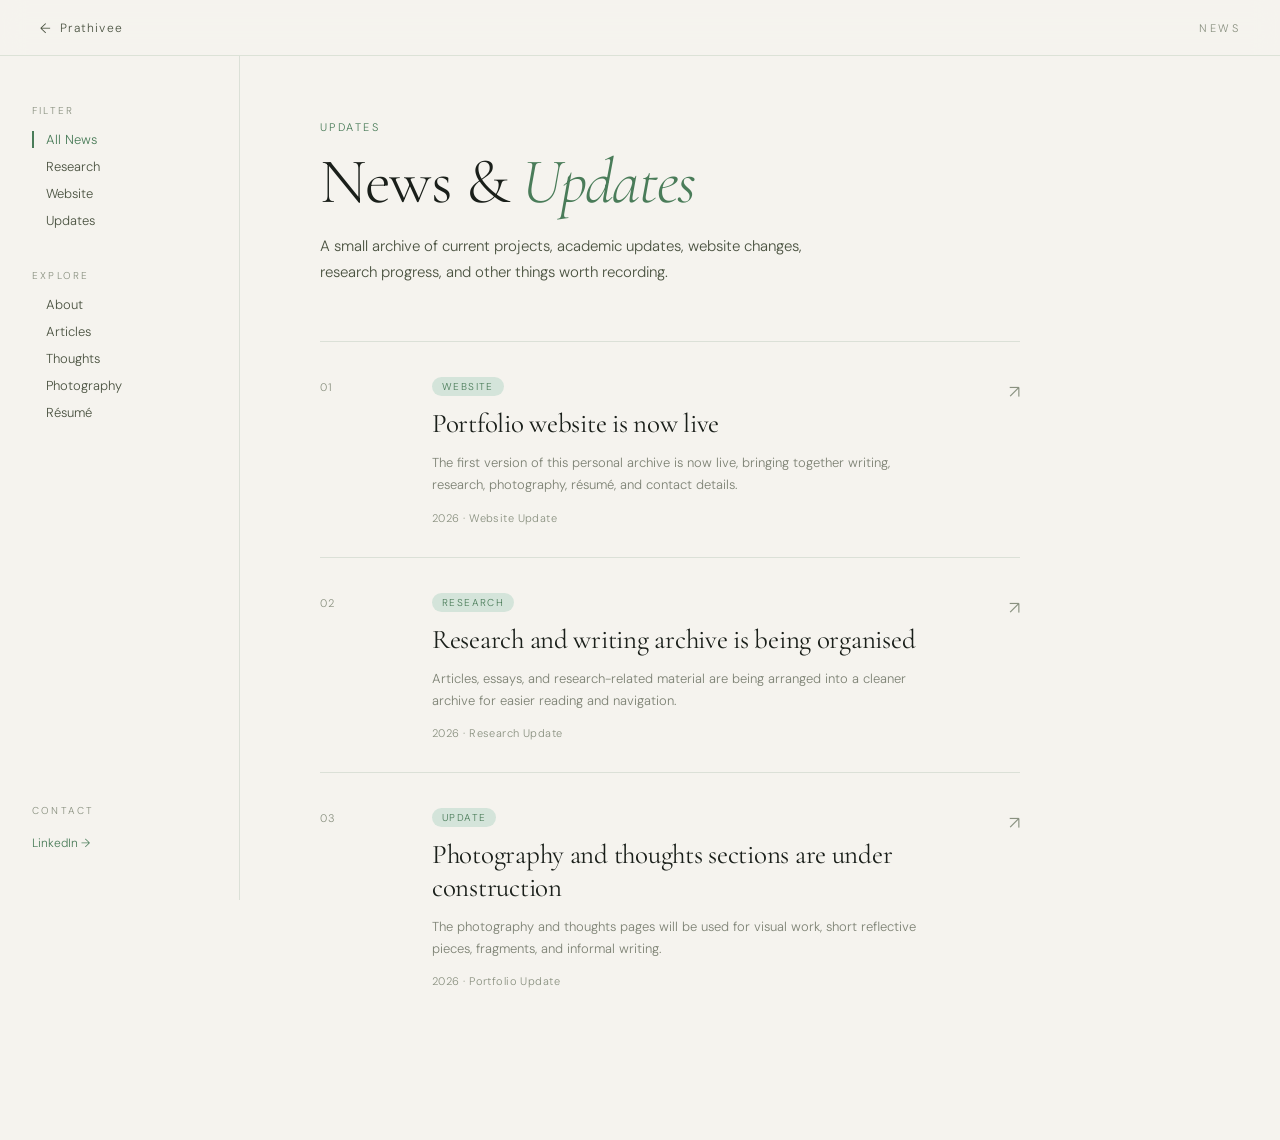
<file: news.html>
<!DOCTYPE html>
<html lang="en">
<head>
  <meta charset="UTF-8" />
  <meta name="viewport" content="width=device-width, initial-scale=1.0" />

  <title>News — Prathivee</title>

  <link rel="preconnect" href="https://fonts.googleapis.com" />
  <link rel="preconnect" href="https://fonts.gstatic.com" crossorigin />

  <link href="https://fonts.googleapis.com/css2?family=Cormorant+Garamond:ital,wght@0,300;0,400;0,600;1,300;1,400&family=DM+Sans:wght@300;400;500&display=swap" rel="stylesheet" />

  <style>
    *, *::before, *::after { margin: 0; padding: 0; box-sizing: border-box; }

    html { font-size: 16px; scroll-behavior: smooth; }

    :root {
      --bg: #f5f3ee;
      --surface: #eceae4;
      --text-primary: #1a1f1a;
      --text-secondary: #4a5240;
      --text-tertiary: #8a9180;
      --green-muted: #4a7c59;
      --green-bright: #6aad80;
      --green-dim: #d4e4da;
      --border: rgba(74,124,89,0.15);
      --ease: cubic-bezier(0.25, 0.46, 0.45, 0.94);
    }

    body {
      background: var(--bg);
      color: var(--text-primary);
      font-family: 'DM Sans', sans-serif;
      font-weight: 300;
      -webkit-font-smoothing: antialiased;
    }

    /* TOPBAR */
    .topbar {
      position: fixed;
      top: 0;
      left: 0;
      right: 0;
      z-index: 100;
      height: 56px;
      background: rgba(245,243,238,0.92);
      backdrop-filter: blur(12px);
      border-bottom: 1px solid var(--border);
      display: flex;
      align-items: center;
      justify-content: space-between;
      padding: 0 40px;
    }

    .topbar-back {
      font-size: 12px;
      letter-spacing: 0.1em;
      color: var(--text-secondary);
      text-decoration: none;
      display: flex;
      align-items: center;
      gap: 8px;
      transition: color 0.2s ease;
    }

    .topbar-back:hover { color: var(--green-muted); }

    .topbar-back::before {
      content: '←';
      font-size: 14px;
    }

    .topbar-section {
      font-size: 11px;
      letter-spacing: 0.22em;
      text-transform: uppercase;
      color: var(--text-tertiary);
    }

    /* LAYOUT */
    .page-layout {
      display: grid;
      grid-template-columns: 240px 1fr;
      min-height: 100vh;
      padding-top: 56px;
    }

    /* SIDEBAR */
    .sidebar {
      position: sticky;
      top: 56px;
      height: calc(100vh - 56px);
      overflow-y: auto;
      border-right: 1px solid var(--border);
      padding: 48px 32px;
      display: flex;
      flex-direction: column;
      gap: 40px;
    }

    .sidebar-group-label {
      font-size: 10px;
      letter-spacing: 0.22em;
      text-transform: uppercase;
      color: var(--text-tertiary);
      margin-bottom: 14px;
    }

    .sidebar-links {
      list-style: none;
      display: flex;
      flex-direction: column;
      gap: 10px;
    }

    .sidebar-links a {
      font-size: 13px;
      font-weight: 300;
      color: var(--text-secondary);
      text-decoration: none;
      padding-left: 12px;
      border-left: 2px solid transparent;
      transition: color 0.2s ease, border-color 0.2s ease;
      display: block;
    }

    .sidebar-links a:hover,
    .sidebar-links a.active {
      color: var(--green-muted);
      border-left-color: var(--green-muted);
    }

    .sidebar-contact {
      margin-top: auto;
    }

    .sidebar-contact a {
      font-size: 12px;
      color: var(--green-muted);
      text-decoration: none;
      transition: opacity 0.2s ease;
    }

    .sidebar-contact a:hover { opacity: 0.7; }

    /* MAIN */
    .main-content {
      padding: 64px 80px 120px;
      max-width: 860px;
    }

    /* HEADER */
    .page-header {
      margin-bottom: 56px;
      opacity: 0;
      animation: fadeUp 0.7s var(--ease) 0.1s forwards;
    }

    .page-header-label {
      font-size: 11px;
      letter-spacing: 0.22em;
      text-transform: uppercase;
      color: var(--green-muted);
      margin-bottom: 16px;
    }

    .page-header h1 {
      font-family: 'Cormorant Garamond', serif;
      font-size: clamp(40px, 5vw, 64px);
      font-weight: 300;
      line-height: 1.0;
      letter-spacing: -0.02em;
    }

    .page-header h1 em {
      font-style: italic;
      color: var(--green-muted);
    }

    .page-intro {
      font-size: 15px;
      color: var(--text-secondary);
      line-height: 1.7;
      margin-top: 20px;
      max-width: 540px;
    }

    /* NEWS CARDS — same structure as articles page */
    .news-list {
      display: flex;
      flex-direction: column;
      gap: 0;
    }

    .news-card {
      border-top: 1px solid var(--border);
      padding: 32px 0;
      display: grid;
      grid-template-columns: 80px 1fr auto;
      gap: 32px;
      align-items: start;
      text-decoration: none;
      color: inherit;
      opacity: 0;
      transform: translateY(16px);
      transition: background 0.25s ease;
      cursor: pointer;
    }

    .news-card:last-child {
      border-bottom: 1px solid var(--border);
    }

    .news-card.visible {
      opacity: 1;
      transform: translateY(0);
      transition:
        opacity 0.6s var(--ease),
        transform 0.6s var(--ease),
        background 0.25s ease;
    }

    .news-card:hover {
      background: var(--surface);
      margin: 0 -24px;
      padding-left: 24px;
      padding-right: 24px;
      border-radius: 8px;
      border-top-color: transparent;
    }

    .news-card:hover + .news-card {
      border-top-color: transparent;
    }

    .news-number {
      font-size: 11px;
      letter-spacing: 0.1em;
      color: var(--text-tertiary);
      padding-top: 6px;
      font-variant-numeric: tabular-nums;
    }

    .news-tag {
      display: inline-block;
      font-size: 10px;
      letter-spacing: 0.14em;
      text-transform: uppercase;
      color: var(--green-muted);
      background: var(--green-dim);
      padding: 3px 10px;
      border-radius: 20px;
      margin-bottom: 12px;
    }

    .news-title {
      font-family: 'Cormorant Garamond', serif;
      font-size: clamp(20px, 2.2vw, 27px);
      font-weight: 400;
      line-height: 1.2;
      color: var(--text-primary);
      margin-bottom: 12px;
      letter-spacing: -0.01em;
    }

    .news-excerpt {
      font-size: 13px;
      line-height: 1.7;
      color: var(--text-secondary);
      max-width: 500px;
      opacity: 0.7;
      transition: opacity 0.25s ease;
    }

    .news-card:hover .news-excerpt {
      opacity: 1;
    }

    .news-meta {
      font-size: 11px;
      color: var(--text-tertiary);
      margin-top: 14px;
      letter-spacing: 0.04em;
    }

    .news-arrow {
      font-size: 18px;
      color: var(--text-tertiary);
      padding-top: 6px;
      transition: color 0.25s ease, transform 0.25s ease;
    }

    .news-card:hover .news-arrow {
      color: var(--green-muted);
      transform: translate(3px, -3px);
    }

    /* NEWS READER */
    .news-reader {
      display: none;
      background: var(--surface);
      border-radius: 12px;
      padding: 48px 56px;
      margin: 8px 0 32px;
      border: 1px solid var(--border);
      animation: fadeUp 0.4s var(--ease) forwards;
    }

    .news-reader.open {
      display: block;
    }

    .reader-close {
      float: right;
      font-size: 11px;
      letter-spacing: 0.12em;
      text-transform: uppercase;
      color: var(--text-tertiary);
      cursor: pointer;
      border: 1px solid var(--border);
      padding: 6px 14px;
      border-radius: 20px;
      background: none;
      transition: color 0.2s ease, border-color 0.2s ease;
    }

    .reader-close:hover {
      color: var(--green-muted);
      border-color: var(--green-muted);
    }

    .reader-title {
      font-family: 'Cormorant Garamond', serif;
      font-size: clamp(26px, 3vw, 36px);
      font-weight: 400;
      line-height: 1.15;
      margin: 24px 0 8px;
      letter-spacing: -0.01em;
    }

    .reader-meta {
      font-size: 12px;
      color: var(--text-tertiary);
      margin-bottom: 28px;
    }

    .reader-body {
      clear: both;
      padding-top: 8px;
    }

    .reader-body p {
      font-size: 15px;
      line-height: 1.85;
      color: var(--text-secondary);
      margin-bottom: 20px;
    }

    .reader-body strong {
      color: var(--text-primary);
      font-weight: 500;
    }

    @keyframes fadeUp {
      from {
        opacity: 0;
        transform: translateY(18px);
      }
      to {
        opacity: 1;
        transform: translateY(0);
      }
    }

    @media (max-width: 900px) {
      .topbar {
        padding: 0 24px;
      }

      .page-layout {
        grid-template-columns: 1fr;
      }

      .sidebar {
        position: relative;
        top: 0;
        height: auto;
        border-right: none;
        border-bottom: 1px solid var(--border);
        padding: 32px 24px;
      }

      .main-content {
        padding: 48px 24px 90px;
      }

      .news-card {
        grid-template-columns: 48px 1fr auto;
        gap: 18px;
      }

      .news-reader {
        padding: 32px 24px;
      }
    }

    @media (max-width: 520px) {
      .topbar-section {
        display: none;
      }

      .news-card {
        grid-template-columns: 1fr auto;
      }

      .news-number {
        display: none;
      }
    }
  </style>
</head>

<body>

  <header class="topbar">
    <a href="/" class="topbar-back">Prathivee</a>
    <div class="topbar-section">News</div>
  </header>

  <div class="page-layout">

    <aside class="sidebar">
      <div>
        <div class="sidebar-group-label">Filter</div>
        <ul class="sidebar-links">
          <li><a href="#all" class="active">All News</a></li>
          <li><a href="#research">Research</a></li>
          <li><a href="#website">Website</a></li>
          <li><a href="#updates">Updates</a></li>
        </ul>
      </div>

      <div>
        <div class="sidebar-group-label">Explore</div>
        <ul class="sidebar-links">
          <li><a href="about">About</a></li>
          <li><a href="articles">Articles</a></li>
          <li><a href="thoughts">Thoughts</a></li>
          <li><a href="photography">Photography</a></li>
          <li><a href="resume">Résumé</a></li>
        </ul>
      </div>

      <div class="sidebar-contact">
        <div class="sidebar-group-label">Contact</div>
        <a href="contact">LinkedIn →</a>
      </div>
    </aside>

    <main class="main-content" id="all">

      <header class="page-header">
        <div class="page-header-label">Updates</div>
        <h1>News & <em>Updates</em></h1>
        <p class="page-intro">
          A small archive of current projects, academic updates, website changes,
          research progress, and other things worth recording.
        </p>
      </header>

      <section class="news-list">

        <!-- NEWS 01 -->
        <article class="news-card" data-reader="news-1" id="website">
          <div class="news-number">01</div>

          <div class="news-body">
            <span class="news-tag">Website</span>
            <h2 class="news-title">Portfolio website is now live</h2>
            <p class="news-excerpt">
              The first version of this personal archive is now live, bringing together writing, research, photography, résumé, and contact details.
            </p>
            <div class="news-meta">2026 · Website Update</div>
          </div>

          <div class="news-arrow">↗</div>
        </article>

        <div class="news-reader" id="news-1">
          <button class="reader-close">Close ✕</button>
          <span class="news-tag">Website</span>
          <h2 class="reader-title">Portfolio website is now live</h2>
          <div class="reader-meta">2026 · Website Update</div>

          <div class="reader-body">
            <p>
              This website is being built as a central archive for my academic, creative, and professional work.
              The goal is to keep everything in one place: articles, research work, photography, résumé, and updates.
            </p>

            <p>
              The current version is still being refined section by section. Some pages may begin as placeholders,
              but the structure is now in place for a more complete personal portfolio.
            </p>
          </div>
        </div>

        <!-- NEWS 02 -->
        <article class="news-card" data-reader="news-2" id="research">
          <div class="news-number">02</div>

          <div class="news-body">
            <span class="news-tag">Research</span>
            <h2 class="news-title">Research and writing archive is being organised</h2>
            <p class="news-excerpt">
              Articles, essays, and research-related material are being arranged into a cleaner archive for easier reading and navigation.
            </p>
            <div class="news-meta">2026 · Research Update</div>
          </div>

          <div class="news-arrow">↗</div>
        </article>

        <div class="news-reader" id="news-2">
          <button class="reader-close">Close ✕</button>
          <span class="news-tag">Research</span>
          <h2 class="reader-title">Research and writing archive is being organised</h2>
          <div class="reader-meta">2026 · Research Update</div>

          <div class="reader-body">
            <p>
              The writing archive is being structured to include essays on political economy, international trade,
              geoeconomics, public policy, and related themes.
            </p>

            <p>
              The aim is not only to display finished work, but also to create a readable record of research interests,
              evolving questions, and academic direction.
            </p>
          </div>
        </div>

        <!-- NEWS 03 -->
        <article class="news-card" data-reader="news-3" id="updates">
          <div class="news-number">03</div>

          <div class="news-body">
            <span class="news-tag">Update</span>
            <h2 class="news-title">Photography and thoughts sections are under construction</h2>
            <p class="news-excerpt">
              The photography and thoughts pages will be used for visual work, short reflective pieces, fragments, and informal writing.
            </p>
            <div class="news-meta">2026 · Portfolio Update</div>
          </div>

          <div class="news-arrow">↗</div>
        </article>

        <div class="news-reader" id="news-3">
          <button class="reader-close">Close ✕</button>
          <span class="news-tag">Update</span>
          <h2 class="reader-title">Photography and thoughts sections are under construction</h2>
          <div class="reader-meta">2026 · Portfolio Update</div>

          <div class="reader-body">
            <p>
              The photography section will gradually collect selected images, visual notes, and event photography.
              The thoughts section will hold shorter pieces that do not fit into formal articles.
            </p>

            <p>
              Both sections are meant to make the website feel less like a static CV and more like a living archive.
            </p>
          </div>
        </div>

      </section>

    </main>

  </div>

  <script>
    const cards = document.querySelectorAll('.news-card');

    const observer = new IntersectionObserver((entries) => {
      entries.forEach((entry, i) => {
        if (entry.isIntersecting) {
          const delay = parseInt(entry.target.dataset.delay || 0);
          setTimeout(() => entry.target.classList.add('visible'), delay);
          observer.unobserve(entry.target);
        }
      });
    }, { threshold: 0.12 });

    cards.forEach((card, i) => {
      card.dataset.delay = i * 80;
      observer.observe(card);
    });

    cards.forEach(card => {
      card.addEventListener('click', () => {
        const readerId = card.dataset.reader;
        const reader = document.getElementById(readerId);

        document.querySelectorAll('.news-reader.open').forEach(openReader => {
          if (openReader !== reader) {
            openReader.classList.remove('open');
          }
        });

        if (reader) {
          reader.classList.toggle('open');

          if (reader.classList.contains('open')) {
            setTimeout(() => {
              reader.scrollIntoView({ behavior: 'smooth', block: 'start' });
            }, 120);
          }
        }
      });
    });

    document.querySelectorAll('.reader-close').forEach(button => {
      button.addEventListener('click', (event) => {
        event.stopPropagation();
        button.closest('.news-reader').classList.remove('open');
      });
    });
  </script>

</body>
</html>
</file>
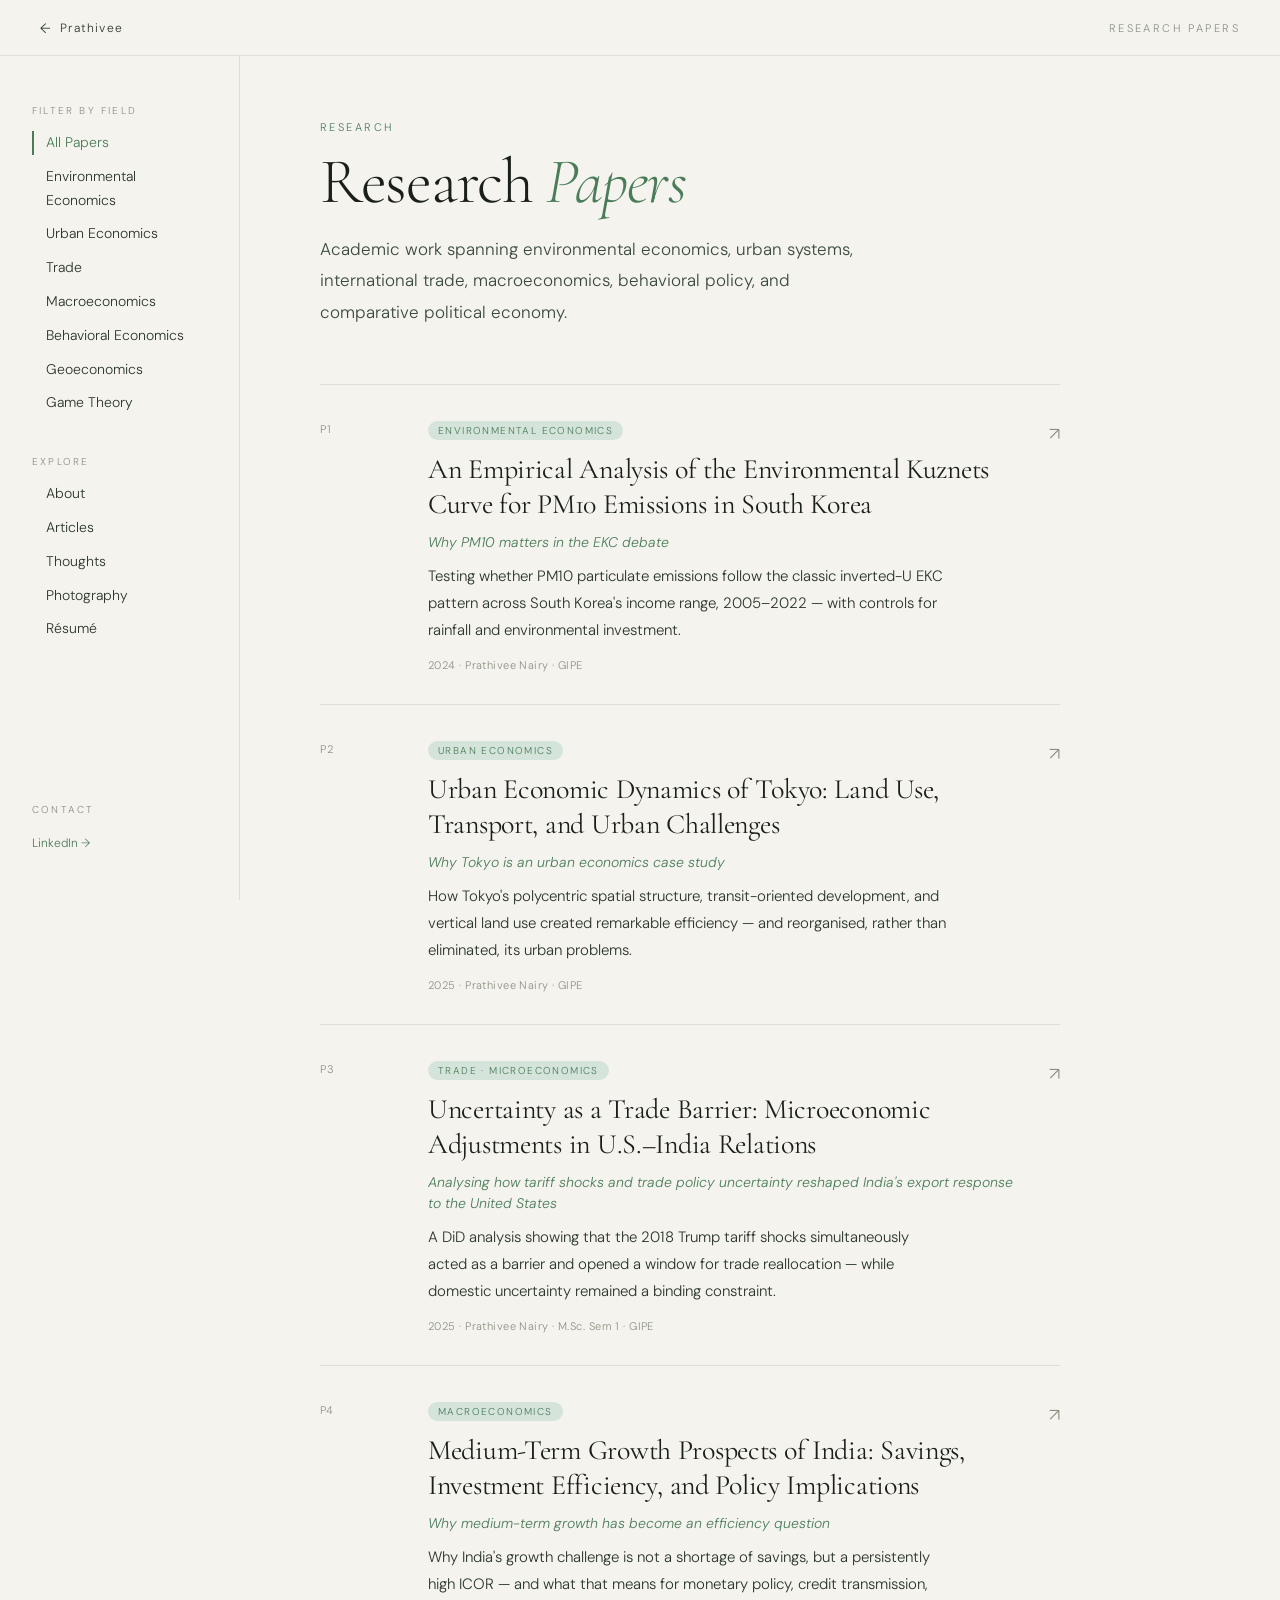
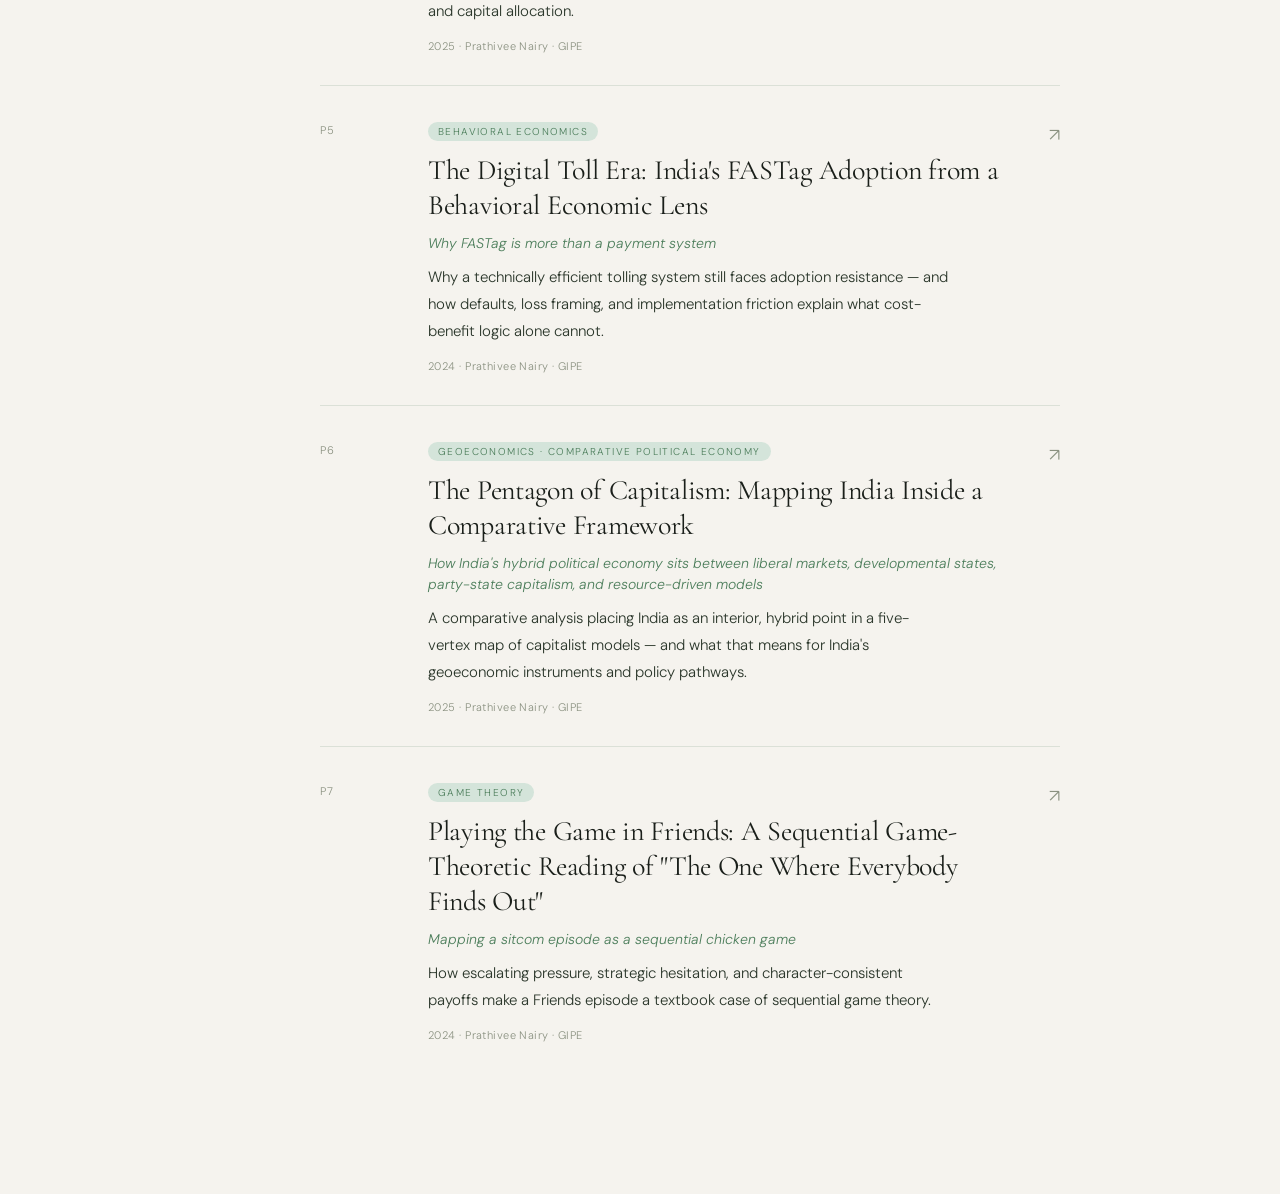
<file: papers.html>
<!DOCTYPE html>
<html lang="en">
<head>
  <meta charset="UTF-8" />
  <meta name="viewport" content="width=device-width, initial-scale=1.0" />
  <title>Papers — Prathivee</title>
  <link rel="preconnect" href="https://fonts.googleapis.com" />
  <link rel="preconnect" href="https://fonts.gstatic.com" crossorigin />
  <link href="https://fonts.googleapis.com/css2?family=Cormorant+Garamond:ital,wght@0,300;0,400;0,600;1,300;1,400&family=DM+Sans:wght@300;400;500&display=swap" rel="stylesheet" />
  <link rel="stylesheet" href="css/style.css" />
  <style>
    :root {
      --bg:#f5f3ee; --surface:#eceae4; --text-primary:#1a1f1a;
      --text-secondary:#2a362a; --text-tertiary:#8a9180;
      --green-muted:#4a7c59; --green-bright:#6aad80;
      --green-dim:#d4e4da; --border:rgba(74,124,89,0.15);
      --ease:cubic-bezier(0.25,0.46,0.45,0.94);
    }
    *, *::before, *::after { margin:0; padding:0; box-sizing:border-box; }
    html { font-size:17px; scroll-behavior:smooth; }
    body { background:var(--bg); color:var(--text-primary); font-family:'DM Sans',sans-serif; font-weight:300; -webkit-font-smoothing:antialiased; }

    .topbar { position:fixed; top:0; left:0; right:0; z-index:100; height:56px; background:rgba(245,243,238,0.94); backdrop-filter:blur(12px); border-bottom:1px solid var(--border); display:flex; align-items:center; justify-content:space-between; padding:0 40px; }
    .topbar-back { font-size:12px; letter-spacing:0.1em; color:var(--text-secondary); text-decoration:none; display:flex; align-items:center; gap:8px; transition:color .2s; }
    .topbar-back:hover { color:var(--green-muted); }
    .topbar-back::before { content:'←'; font-size:14px; }
    .topbar-section { font-size:11px; letter-spacing:0.22em; text-transform:uppercase; color:var(--text-tertiary); }

    .page-layout { display:grid; grid-template-columns:240px 1fr; min-height:100vh; padding-top:56px; }

    .sidebar { position:sticky; top:56px; height:calc(100vh - 56px); overflow-y:auto; border-right:1px solid var(--border); padding:48px 32px; display:flex; flex-direction:column; gap:40px; }
    .sidebar-group-label { font-size:10px; letter-spacing:0.22em; text-transform:uppercase; color:var(--text-tertiary); margin-bottom:14px; }
    .sidebar-links { list-style:none; display:flex; flex-direction:column; gap:10px; }
    .sidebar-links a { font-size:14px; font-weight:300; color:var(--text-secondary); text-decoration:none; padding-left:12px; border-left:2px solid transparent; transition:color .2s, border-color .2s; display:block; line-height:1.7; }
    .sidebar-links a:hover, .sidebar-links a.active { color:var(--green-muted); border-left-color:var(--green-muted); }
    .sidebar-contact { margin-top:auto; }
    .sidebar-contact a { font-size:12px; color:var(--green-muted); text-decoration:none; }

    .main-content { padding:64px 80px 120px; max-width:900px; }

    .page-header { margin-bottom:56px; opacity:0; animation:fadeUp .7s var(--ease) .1s forwards; }
    .page-header-label { font-size:11px; letter-spacing:0.22em; text-transform:uppercase; color:var(--green-muted); margin-bottom:16px; }
    .page-header h1 { font-family:'Cormorant Garamond',serif; font-size:clamp(40px,5vw,64px); font-weight:300; line-height:1.0; letter-spacing:-0.02em; }
    .page-header h1 em { font-style:italic; color:var(--green-muted); }
    .page-intro { font-size:17px; color:var(--text-secondary); line-height:1.85; margin-top:20px; max-width:540px; }

    /* Paper cards — rounded expand-on-hover style */
    .papers-list { display:flex; flex-direction:column; gap:0; }

    .paper-card { border-top:1px solid var(--border); padding:32px 0; display:grid; grid-template-columns:80px 1fr auto; gap:28px; align-items:start; opacity:0; transform:translateY(16px); cursor:pointer; transition:background .25s; }
    .paper-card:last-child { border-bottom:1px solid var(--border); }
    .paper-card.visible { opacity:1; transform:translateY(0); transition:opacity .6s var(--ease), transform .6s var(--ease), background .25s; }
    .paper-card:hover { background:var(--surface); margin:0 -24px; padding-left:24px; padding-right:24px; border-radius:12px; }

    .paper-number { font-size:11px; letter-spacing:0.1em; color:var(--text-tertiary); padding-top:5px; }

    .paper-tag { display:inline-block; font-size:10px; letter-spacing:0.14em; text-transform:uppercase; color:var(--green-muted); background:var(--green-dim); padding:3px 10px; border-radius:20px; margin-bottom:12px; }

    .paper-title { font-family:'Cormorant Garamond',serif; font-size:clamp(20px,2.2vw,28px); font-weight:400; line-height:1.25; color:var(--text-primary); margin-bottom:10px; letter-spacing:-0.01em; }

    .paper-tagline { font-size:14px; font-style:italic; color:var(--green-muted); margin-bottom:10px; line-height:1.5; }

    .paper-excerpt { font-size:15px; line-height:1.8; color:var(--text-secondary); max-width:520px; }

    .paper-meta { font-size:11px; color:var(--text-tertiary); margin-top:14px; letter-spacing:0.04em; }

    .paper-arrow { font-size:18px; color:var(--text-tertiary); padding-top:5px; transition:color .25s, transform .25s; }
    .paper-card:hover .paper-arrow { color:var(--green-muted); transform:translate(3px,-3px); }

    /* Expanded reader */
    .paper-reader { display:none; background:var(--surface); border-radius:16px; padding:52px 60px; margin:8px 0 32px; border:1px solid var(--border); }
    .paper-reader.open { display:block; animation:fadeUp .4s var(--ease) forwards; }

    .reader-close { float:right; font-size:11px; letter-spacing:0.12em; text-transform:uppercase; color:var(--text-tertiary); cursor:pointer; border:1px solid var(--border); padding:6px 14px; border-radius:20px; background:none; transition:color .2s, border-color .2s; }
    .reader-close:hover { color:var(--green-muted); border-color:var(--green-muted); }

    .reader-label { font-size:10px; letter-spacing:0.18em; text-transform:uppercase; color:var(--green-muted); margin-bottom:8px; }
    .reader-title { font-family:'Cormorant Garamond',serif; font-size:clamp(24px,2.8vw,38px); font-weight:400; line-height:1.15; margin:16px 0 6px; letter-spacing:-0.01em; }
    .reader-tagline { font-size:15px; font-style:italic; color:var(--green-muted); margin-bottom:6px; }
    .reader-byline { font-size:12px; color:var(--text-tertiary); letter-spacing:0.06em; margin-bottom:36px; padding-bottom:24px; border-bottom:1px solid var(--border); }

    .reader-body { font-size:17px; line-height:2.05; color:#2a362a; }
    .reader-body p + p { margin-top:22px; }
    .reader-body strong { color:var(--text-primary); font-weight:500; }
    .reader-body h3 { font-family:'Cormorant Garamond',serif; font-size:22px; font-weight:400; color:var(--text-primary); margin:36px 0 14px; letter-spacing:-0.01em; }

    .strategy-box { background:rgba(74,124,89,0.08); border:1px solid var(--green-dim); border-radius:12px; padding:24px 28px; margin-top:32px; }
    .strategy-box p { font-size:15px; line-height:1.75; color:var(--text-secondary); }
    .strategy-box p + p { margin-top:10px; }
    .strategy-box strong { color:var(--green-muted); font-weight:500; }

    @keyframes fadeUp { from { opacity:0; transform:translateY(16px); } to { opacity:1; transform:translateY(0); } }

    @media (max-width:900px) {
      .page-layout { grid-template-columns:1fr; }
      .sidebar { position:static; height:auto; border-right:none; border-bottom:1px solid var(--border); padding:24px; flex-direction:row; flex-wrap:wrap; gap:16px; }
      .sidebar-contact { margin-top:0; }
      .main-content { padding:40px 24px 80px; }
      .paper-card { grid-template-columns:48px 1fr auto; gap:16px; }
      .paper-reader { padding:32px 20px; }
    }
  </style>
</head>
<body>

<nav class="topbar">
  <a class="topbar-back" href="index.html">Prathivee</a>
  <span class="topbar-section">Research Papers</span>
</nav>

<div class="page-layout">
  <aside class="sidebar">
    <div>
      <p class="sidebar-group-label">Filter by field</p>
      <ul class="sidebar-links">
        <li><a href="#" class="active" data-filter="all">All Papers</a></li>
        <li><a href="#" data-filter="environmental">Environmental Economics</a></li>
        <li><a href="#" data-filter="urban">Urban Economics</a></li>
        <li><a href="#" data-filter="trade">Trade</a></li>
        <li><a href="#" data-filter="macro">Macroeconomics</a></li>
        <li><a href="#" data-filter="behavioral">Behavioral Economics</a></li>
        <li><a href="#" data-filter="geoeconomics">Geoeconomics</a></li>
        <li><a href="#" data-filter="gametheory">Game Theory</a></li>
      </ul>
    </div>
    <div>
      <p class="sidebar-group-label">Explore</p>
      <ul class="sidebar-links">
        <li><a href="about.html">About</a></li>
        <li><a href="articles.html">Articles</a></li>
        <li><a href="thoughts.html">Thoughts</a></li>
        <li><a href="photography.html">Photography</a></li>
        <li><a href="resume.html">Résumé</a></li>
      </ul>
    </div>
    <div class="sidebar-contact">
      <p class="sidebar-group-label">Contact</p>
      <a href="https://www.linkedin.com/in/prathivee/" target="_blank" rel="noopener">LinkedIn →</a>
    </div>
  </aside>

  <main class="main-content">
    <header class="page-header">
      <p class="page-header-label">Research</p>
      <h1>Research <em>Papers</em></h1>
      <p class="page-intro">Academic work spanning environmental economics, urban systems, international trade, macroeconomics, behavioral policy, and comparative political economy.</p>
    </header>

    <div class="papers-list">

      <!-- P1 — EKC South Korea -->
      <div class="paper-card" data-tags="environmental">
        <span class="paper-number">P1</span>
        <div>
          <span class="paper-tag">Environmental Economics</span>
          <h2 class="paper-title">An Empirical Analysis of the Environmental Kuznets Curve for PM10 Emissions in South Korea</h2>
          <p class="paper-tagline">Why PM10 matters in the EKC debate</p>
          <p class="paper-excerpt">Testing whether PM10 particulate emissions follow the classic inverted-U EKC pattern across South Korea's income range, 2005–2022 — with controls for rainfall and environmental investment.</p>
          <p class="paper-meta">2024 · Prathivee Nairy · GIPE</p>
        </div>
        <span class="paper-arrow">↗</span>
      </div>
      <div class="paper-reader" id="reader-p1">
        <button class="reader-close" onclick="closeReader('reader-p1')">Close ✕</button>
        <p class="reader-label">Environmental Economics · Time-Series Analysis</p>
        <h2 class="reader-title">An Empirical Analysis of the Environmental Kuznets Curve for PM10 Emissions in South Korea</h2>
        <p class="reader-tagline">Why PM10 matters in the EKC debate</p>
        <p class="reader-byline">Prathivee Nairy · 2024 · Gokhale Institute of Politics and Economics</p>
        <div class="reader-body">
          <p>The Environmental Kuznets Curve (EKC) hypothesis suggests that environmental damage first worsens during early industrialisation and then improves after income rises beyond a certain threshold. This project tests whether <strong>PM10 particulate emissions in South Korea</strong> follow the classic inverted-U EKC pattern over 2005–2022.</p>
          <p>South Korea is a strong case for EKC analysis because it moved rapidly from low-income industrialisation to high-income OECD status in a relatively short time. PM10 is chosen because it captures local air-quality stress and public-health risk more directly than broader emissions indicators, and behaves differently from gaseous pollutants in the EKC literature.</p>
          <h3>Theoretical Basis</h3>
          <p>The EKC framework is built on three channels: <strong>scale effect</strong> (early industrial expansion raises emissions), <strong>composition effect</strong> (economy shifts toward services as income rises), and <strong>technique effect</strong> (cleaner technologies and regulatory capacity reduce pollution intensity). These three mechanisms explain why pollution may rise at low income levels but decline later.</p>
          <h3>Data and Methodology</h3>
          <p>The study uses annual time-series data for 2005–2022 from KOSIS, South Korea's official statistical database. Core variables are PM10 emissions, GDP, rainfall, and environmental investment by the industrial sector. PM10, GDP, and environmental investment were log-transformed to reduce skewness. GDP was mean-centred before squaring to reduce multicollinearity. Two specifications are estimated: a baseline EKC model and an extended model with rainfall as a meteorological control. Environmental investment is theoretically relevant but excluded from final estimation because it remains non-stationary.</p>
          <h3>Regression Results</h3>
          <p>The main regression results support an inverted-U relationship. The coefficient on centred log GDP is positive and statistically significant; the coefficient on squared centred log GDP is negative and significant — the standard EKC sign pattern. The model explains approximately <strong>74 percent</strong> of the variation in log PM10 emissions. The extended model, which includes rainfall, preserves the same sign pattern. Rainfall enters with the expected negative sign but does not reach statistical significance.</p>
          <h3>Key Findings and Caveats</h3>
          <p>The overall finding is a <strong>qualified EKC for South Korea's PM10 emissions.</strong> The evidence supports an inverted-U pattern, but the result should not be read as a universal law. The PM10 trajectory is shaped by industrial structure, rainfall, emissions inventory changes around 2015, and likely transboundary pollution from China — meaning the domestic EKC result is useful, but not the last word.</p>
          <div class="strategy-box">
            <p><strong>Policy implication:</strong> South Korea cannot rely on income growth alone to solve particulate pollution. Structural change away from heavy industry, stronger renewable energy investment, region-specific pollution control, and regional cooperation on transboundary pollution all remain necessary.</p>
          </div>
        </div>
      </div>

      <!-- P2 — Tokyo Urban Economics -->
      <div class="paper-card" data-tags="urban">
        <span class="paper-number">P2</span>
        <div>
          <span class="paper-tag">Urban Economics</span>
          <h2 class="paper-title">Urban Economic Dynamics of Tokyo: Land Use, Transport, and Urban Challenges</h2>
          <p class="paper-tagline">Why Tokyo is an urban economics case study</p>
          <p class="paper-excerpt">How Tokyo's polycentric spatial structure, transit-oriented development, and vertical land use created remarkable efficiency — and reorganised, rather than eliminated, its urban problems.</p>
          <p class="paper-meta">2025 · Prathivee Nairy · GIPE</p>
        </div>
        <span class="paper-arrow">↗</span>
      </div>
      <div class="paper-reader" id="reader-p2">
        <button class="reader-close" onclick="closeReader('reader-p2')">Close ✕</button>
        <p class="reader-label">Urban Economics · Land Use · Transport</p>
        <h2 class="reader-title">Urban Economic Dynamics of Tokyo: Land Use, Transport, and Urban Challenges</h2>
        <p class="reader-tagline">Why Tokyo is an urban economics case study</p>
        <p class="reader-byline">Prathivee Nairy · 2025 · Gokhale Institute of Politics and Economics</p>
        <div class="reader-body">
          <p>Tokyo is not just a large city; it is one of the clearest examples of how land markets, transport systems, planning regimes, and demographic pressures interact over time to shape an urban economy. The paper asks how Tokyo's spatial structure evolved, why it functions as a <strong>polycentric metropolis</strong> rather than a single-core city, and what urban economics can learn from its success and its strains.</p>
          <h3>Polycentric Structure and Vertical Densification</h3>
          <p>Between 2001 and 2023, residential land use increased while green space and miscellaneous land uses declined — a clear shift toward residential intensification. In the central wards, higher-value mixed-use intensification reinforces the role of business hubs like Marunouchi, Shinjuku, Shibuya, and Ikebukuro. In suburban areas, green and industrial land gave way to a sharp rise in residential use. Tokyo's vertical expansion — particularly growth in mid-rise and high-rise buildings — is a direct response to land scarcity and agglomeration pressures. As bid-rent logic predicts, proximity to high-productivity areas increases land values and pushes developers toward taller, denser forms of land use.</p>
          <h3>Transport Growth and the Induced Demand Problem</h3>
          <p>Between 2005 and 2021, both central and outer regions saw increases in parking capacity, registered vehicles, road length, and traffic volume. Registered vehicles rose by approximately 46 percent. Traffic volume increased by 45.8 percent in Ku and 79.6 percent in Shi. Yet the road-area-to-traffic ratio fell in both regions. The paper interprets this through the <strong>induced demand hypothesis:</strong> expanding road infrastructure does not automatically relieve congestion because added capacity generates more vehicle use. Road building alone is not an efficient long-run solution to metropolitan mobility problems.</p>
          <h3>Urban Challenges: Green Space, Aging, and Resilience</h3>
          <p>Tokyo's tree canopy cover fell from 9.2 percent in 2013 to 7.3 percent in 2022, reflecting the pressure of redevelopment. The city's aging population puts pressure on care systems, public space, and urban design. Disaster resilience — shaped by repeated earthquake-driven policy adaptation from Ansei Edo to Tohoku — is treated not as a side topic but as a core component of Tokyo's urban economic design.</p>
          <div class="strategy-box">
            <p><strong>Main takeaway:</strong> Urban success does not eliminate urban problems; it often reorganises them. Tokyo shows how a city can remain globally competitive through density, connectivity, and planning, while still facing hard questions about resilience, equity, care, and sustainability.</p>
          </div>
        </div>
      </div>

      <!-- P3 — US-India Trade Uncertainty -->
      <div class="paper-card" data-tags="trade">
        <span class="paper-number">P3</span>
        <div>
          <span class="paper-tag">Trade · Microeconomics</span>
          <h2 class="paper-title">Uncertainty as a Trade Barrier: Microeconomic Adjustments in U.S.–India Relations</h2>
          <p class="paper-tagline">Analysing how tariff shocks and trade policy uncertainty reshaped India's export response to the United States</p>
          <p class="paper-excerpt">A DiD analysis showing that the 2018 Trump tariff shocks simultaneously acted as a barrier and opened a window for trade reallocation — while domestic uncertainty remained a binding constraint.</p>
          <p class="paper-meta">2025 · Prathivee Nairy · M.Sc. Sem 1 · GIPE</p>
        </div>
        <span class="paper-arrow">↗</span>
      </div>
      <div class="paper-reader" id="reader-p3">
        <button class="reader-close" onclick="closeReader('reader-p3')">Close ✕</button>
        <p class="reader-label">Trade · Microeconomics · Master's Semester 1</p>
        <h2 class="reader-title">Uncertainty as a Trade Barrier: Microeconomic Adjustments in U.S.–India Relations</h2>
        <p class="reader-tagline">Analysing how tariff shocks and trade policy uncertainty reshaped India's export response to the United States</p>
        <p class="reader-byline">Prathivee Nairy · M.Sc. Semester 1 · 2025 · Gokhale Institute of Politics and Economics</p>
        <div class="reader-body">
          <p>This project studies how the Trump administration's 2018 tariff measures altered India's export performance to the United States, with particular attention to <strong>trade policy uncertainty as a microeconomic trade barrier.</strong> Tariff shocks did not operate only through direct price effects — they also generated anticipatory uncertainty that shaped firm behaviour, export decisions, and market adjustment.</p>
          <h3>Analytical Frame</h3>
          <p>The project connects tariff incidence, surplus redistribution, deadweight loss, sunk costs, real options, and export-market diversification to explain how firms respond when trade barriers are uncertain rather than fully known in advance. Evidence from the 2018 U.S. tariff episode shows near-complete pass-through causing U.S. consumers to bear most of the burden, while heightened uncertainty encouraged firms to diversify markets.</p>
          <h3>Data and Methodology</h3>
          <p>The empirical analysis uses monthly bilateral trade data for India's exports to the United States and the United Kingdom from January 2013 to June 2022, drawn from the Foreign Trade Statistics of India. Monthly Economic Policy Uncertainty indices come from the Baker-Bloom-Davis database. The project applies a <strong>Difference-in-Differences design,</strong> treating the United States as the tariff-exposed market after March 2018 and the United Kingdom as the control. All analysis was carried out in Python using pandas, statsmodels, and matplotlib.</p>
          <h3>Main Findings</h3>
          <p>The HAC-robust DiD estimates show a <strong>positive and statistically significant treatment effect.</strong> The interaction coefficient (γ = 0.1175) implies that India's exports to the United States rose by approximately 12.5 percent in the post-March 2018 period relative to the contemporaneous change for the United Kingdom. Overall model fit is very high (R² ≈ 0.99). India's domestic economic policy uncertainty entered with a coefficient of roughly −4.9 percent for a 100-point increase — negative and statistically significant.</p>
          <p>The central result is not that tariffs were harmless. Rather, a disruptive tariff episode can simultaneously act as a barrier and open a window for trade reallocation. At the same time, <strong>uncertainty itself functions as a trade barrier</strong> — even when external tariff disruption generates export opportunities, domestic uncertainty weakens export performance.</p>
          <div class="strategy-box">
            <p><strong>Strategy:</strong> India should reduce dependence on the U.S. market, build a dedicated Trade Policy Uncertainty monitoring cell, and negotiate proactive tariff diplomacy rather than reactive concessions.</p>
            <p><strong>Payoff:</strong> More durable export diversification, lower sensitivity to tariff shocks, and stronger policy response capacity.</p>
          </div>
        </div>
      </div>

      <!-- P4 — ICOR India -->
      <div class="paper-card" data-tags="macro">
        <span class="paper-number">P4</span>
        <div>
          <span class="paper-tag">Macroeconomics</span>
          <h2 class="paper-title">Medium-Term Growth Prospects of India: Savings, Investment Efficiency, and Policy Implications</h2>
          <p class="paper-tagline">Why medium-term growth has become an efficiency question</p>
          <p class="paper-excerpt">Why India's growth challenge is not a shortage of savings, but a persistently high ICOR — and what that means for monetary policy, credit transmission, and capital allocation.</p>
          <p class="paper-meta">2025 · Prathivee Nairy · GIPE</p>
        </div>
        <span class="paper-arrow">↗</span>
      </div>
      <div class="paper-reader" id="reader-p4">
        <button class="reader-close" onclick="closeReader('reader-p4')">Close ✕</button>
        <p class="reader-label">Macroeconomics · Growth Economics</p>
        <h2 class="reader-title">Medium-Term Growth Prospects of India: Savings, Investment Efficiency, and Policy Implications</h2>
        <p class="reader-tagline">Why medium-term growth has become an efficiency question</p>
        <p class="reader-byline">Prathivee Nairy · 2025 · Gokhale Institute of Politics and Economics</p>
        <div class="reader-body">
          <p>India's growth story is often discussed in terms of investment volume, savings mobilisation, and headline GDP expansion. But the more important macroeconomic question is whether those savings are being converted into productive investment with sufficient efficiency. This project uses the <strong>Incremental Capital Output Ratio (ICOR)</strong> as its core diagnostic variable. A high ICOR indicates that more capital is required to generate each additional unit of output — pointing to declining efficiency in capital use.</p>
          <h3>What the ICOR Trend Shows</h3>
          <p>Gross Capital Formation increased steadily between 2012–13 and 2022–23. But the ICOR trend tells a more complicated story. It fell from 6.2 in 2012–13 to 3.7 in 2016–17, indicating a phase of relatively efficient investment. After that, it rose to 5.0 in 2018–19 and 8.1 in 2019–20, pointing to weakening capital productivity amid financial stress. During the pandemic year 2020–21, ICOR turned negative because output collapsed sharply. Although efficiency improved in recovery years, it remained below pre-2017 levels.</p>
          <h3>Savings Are Stable, But That Is Not Enough</h3>
          <p>A key finding is that India's growth problem is not fundamentally one of collapsing savings. The gross savings rate has remained broadly around 30 to 31 percent of GDP since 2016. <strong>The issue is that these savings are not being translated into productive capital formation with sufficient efficiency.</strong> Structural bottlenecks in credit transmission, balance-sheet stress, and uneven financial deepening weaken the link between savings and output.</p>
          <h3>Capacity Utilisation and the Output Gap</h3>
          <p>Manufacturing capacity utilisation recovered from 61.7 percent in 2020–21 to 75.3 percent in Q1 2025–26, showing a clear post-pandemic improvement. But order-book growth slowed from 12.3 percent year-on-year to 7.3 percent, while the inventory-to-sales ratio rose from 67.4 to 72.1 percent — suggesting that investment is being converted into stock accumulation rather than productive output.</p>
          <h3>Medium-Term Projections</h3>
          <p>Using an assumed ICOR of 4.20, the project estimates India's potential output growth could remain around 7 to 7.2 percent, while actual GDP growth is more likely to remain near 6.4 to 6.6 percent — implying a <strong>negative output gap.</strong> India's medium-term growth constraint is not one of absolute resource shortage. It is a problem of transmission and efficiency.</p>
          <div class="strategy-box">
            <p><strong>Strategy:</strong> Improve credit transmission, reduce borrowing costs, and raise the productivity of capital rather than relying only on higher aggregate investment.</p>
            <p><strong>Payoff:</strong> A lower ICOR, a narrower output gap, and a more sustainable medium-term growth path driven by efficiency rather than volume.</p>
          </div>
        </div>
      </div>

      <!-- P5 — FASTag -->
      <div class="paper-card" data-tags="behavioral">
        <span class="paper-number">P5</span>
        <div>
          <span class="paper-tag">Behavioral Economics</span>
          <h2 class="paper-title">The Digital Toll Era: India's FASTag Adoption from a Behavioral Economic Lens</h2>
          <p class="paper-tagline">Why FASTag is more than a payment system</p>
          <p class="paper-excerpt">Why a technically efficient tolling system still faces adoption resistance — and how defaults, loss framing, and implementation friction explain what cost-benefit logic alone cannot.</p>
          <p class="paper-meta">2024 · Prathivee Nairy · GIPE</p>
        </div>
        <span class="paper-arrow">↗</span>
      </div>
      <div class="paper-reader" id="reader-p5">
        <button class="reader-close" onclick="closeReader('reader-p5')">Close ✕</button>
        <p class="reader-label">Behavioral Economics · Public Policy</p>
        <h2 class="reader-title">The Digital Toll Era: India's FASTag Adoption from a Behavioral Economic Lens</h2>
        <p class="reader-tagline">Why FASTag is more than a payment system</p>
        <p class="reader-byline">Prathivee Nairy · 2024 · Gokhale Institute of Politics and Economics</p>
        <div class="reader-body">
          <p>FASTag is often presented as a simple technological upgrade in toll collection, but its adoption reveals a deeper behavioural and institutional story. This project studies FASTag as a case of <strong>behavioural public policy</strong> — asking not merely whether the system works technically, but why adoption has been uneven, why users resist even when the system is efficient, and which policy instruments are most effective in changing behaviour.</p>
          <h3>Behavioural Barriers to Adoption</h3>
          <p>FASTag adoption cannot be understood through standard cost-benefit logic alone. Users respond to hassle costs, habit formation, <strong>loss aversion,</strong> and perceived coercion. Status quo bias makes cash-based toll payment feel familiar. The issuance fee, recharge requirement, or fear of incorrect deduction can make FASTag feel like an additional burden rather than a prepaid convenience. Reactance bias can emerge when users interpret mandatory adoption as coercive rather than enabling.</p>
          <h3>Survey and Choice Design</h3>
          <p>The project uses a primary survey and hypothetical choice experiment to study how users respond to different policy framings. Respondents were exposed to penalty-based and reward-based incentives, as well as loss-framed and gain-framed messages. The findings indicate that <strong>loss-framed messaging and penalty-based incentives</strong> tend to be more effective than cashback-style rewards. Social proof also plays a role — users are more likely to adopt FASTag once they perceive it as the normal and expected mode of toll payment.</p>
          <h3>Implementation Frictions</h3>
          <p>Adoption problems are not purely behavioural. Technical failures, poor connectivity, RFID reader issues, recharging difficulties, refund delays, and weak rural awareness all affect user experience. A digital public system succeeds only when the institutional layer is reliable. Repeated errors and inconsistent enforcement across toll plazas weaken the system's credibility and increase the perceived cost of participation.</p>
          <h3>Policy Design</h3>
          <p>One key recommendation is to shift from user-initiated adoption to <strong>default enrollment</strong> at the point of vehicle purchase. Another is to reframe FASTag fees as prepaid toll credit rather than an upfront charge — reducing the perception of loss. Auto-recharge as a default, stronger social norm messaging, and real-time reminders can further reduce friction and prevent avoidable non-compliance.</p>
          <div class="strategy-box">
            <p><strong>Strategy:</strong> Build adoption around defaults, reduce friction at every stage, and use behavioural nudges rather than relying only on mandates.</p>
            <p><strong>Payoff:</strong> Higher compliance, faster toll processing, lower waiting time, and more durable adoption of digital tolling.</p>
          </div>
        </div>
      </div>

      <!-- P6 — Pentagon of Capitalism -->
      <div class="paper-card" data-tags="geoeconomics">
        <span class="paper-number">P6</span>
        <div>
          <span class="paper-tag">Geoeconomics · Comparative Political Economy</span>
          <h2 class="paper-title">The Pentagon of Capitalism: Mapping India Inside a Comparative Framework</h2>
          <p class="paper-tagline">How India's hybrid political economy sits between liberal markets, developmental states, party-state capitalism, and resource-driven models</p>
          <p class="paper-excerpt">A comparative analysis placing India as an interior, hybrid point in a five-vertex map of capitalist models — and what that means for India's geoeconomic instruments and policy pathways.</p>
          <p class="paper-meta">2025 · Prathivee Nairy · GIPE</p>
        </div>
        <span class="paper-arrow">↗</span>
      </div>
      <div class="paper-reader" id="reader-p6">
        <button class="reader-close" onclick="closeReader('reader-p6')">Close ✕</button>
        <p class="reader-label">Geoeconomics · Comparative Political Economy</p>
        <h2 class="reader-title">The Pentagon of Capitalism: Mapping India Inside a Comparative Framework</h2>
        <p class="reader-tagline">How India's hybrid political economy sits between liberal markets, developmental states, party-state capitalism, and resource-driven models</p>
        <p class="reader-byline">Prathivee Nairy · 2025 · Gokhale Institute of Politics and Economics</p>
        <div class="reader-body">
          <p>This project moves beyond a single, monolithic notion of "capitalism." States organise markets, property, and technology in several durable ways; each has distinct implications for geoeconomic capacity, industrial policy, and global strategy. To capture this plurality, I constructed a <strong>pentagon</strong> whose vertices are five representative capitalist models: the United States, the United Kingdom, Japan, China, and Russia. The goal was to place India inside that pentagon and explain why it belongs to the interior — sharing features with each vertex but matching none fully.</p>
          <h3>The Five Vertices</h3>
          <p><strong>United States</strong> — finance-dense, innovation-led liberal market economy with deep capital markets, global financial infrastructure, and world-leading technology ecosystems.</p>
          <p><strong>United Kingdom</strong> — global financial node amplifying liberal-market logics through financial intermediation and regulatory standard-setting.</p>
          <p><strong>Japan</strong> — high-technology developmentalism: strong manufacturing, high R&amp;D intensity, persistent state-corporate coordination, and quality-driven supply chain integration.</p>
          <p><strong>China</strong> — party-state capitalism: centralised political control enabling aggressive industrial policy, targeted infrastructure finance, and strategic input control.</p>
          <p><strong>Russia</strong> — resource-state, rent-based leverage: patrimonial state control of strategic assets, rent extraction, and narrow geoeconomic instruments based on commodity exports.</p>
          <h3>Why India Is an Interior Point</h3>
          <p>India's large domestic market and advanced services exports resemble liberal-market advantages, but India lacks the depth of financial intermediation seen in the U.S. and U.K. India has been a developmental state in pockets, but lacks the Japanese-level coordination or the Sino-style party-state capacity. Unlike Russia, India is not primarily a commodity exporter. Put together, India is a <strong>hybrid configuration</strong> — state-permeated markets, partial industrial policy, service-led growth, and strategic autonomy in diplomacy.</p>
          <h3>Geoeconomic Practice</h3>
          <p>India adopts selective, pragmatic instruments rather than comprehensive packages: selective market opening through trade agreements, digital public goods (UPI, ID systems) as a distinctive soft-power asset, production-linked incentives and targeted industrial policy, and strategic autonomy through hedging and engagement rather than coercive economic levers.</p>
          <div class="strategy-box">
            <p><strong>Strategy (project claim):</strong> India is best conceptualised as an evolving interior hybrid — drawing selectively from liberal markets, developmental policy, and digital-state strengths rather than aiming to replicate any single vertex wholesale.</p>
            <p><strong>Payoff:</strong> India's core advantage lies in its large market, digital public infrastructure, youthful demographic, and strategic autonomy. The major constraints are limited industrial depth, lower R&amp;D intensity, uneven state capacity, and weaker financial leverage relative to Anglo-American and Chinese models.</p>
          </div>
        </div>
      </div>

      <!-- P7 — Friends Game Theory -->
      <div class="paper-card" data-tags="gametheory">
        <span class="paper-number">P7</span>
        <div>
          <span class="paper-tag">Game Theory</span>
          <h2 class="paper-title">Playing the Game in Friends: A Sequential Game-Theoretic Reading of "The One Where Everybody Finds Out"</h2>
          <p class="paper-tagline">Mapping a sitcom episode as a sequential chicken game</p>
          <p class="paper-excerpt">How escalating pressure, strategic hesitation, and character-consistent payoffs make a Friends episode a textbook case of sequential game theory.</p>
          <p class="paper-meta">2024 · Prathivee Nairy · GIPE</p>
        </div>
        <span class="paper-arrow">↗</span>
      </div>
      <div class="paper-reader" id="reader-p7">
        <button class="reader-close" onclick="closeReader('reader-p7')">Close ✕</button>
        <p class="reader-label">Game Theory · Microeconomics</p>
        <h2 class="reader-title">Playing the Game in Friends: A Sequential Game-Theoretic Reading of "The One Where Everybody Finds Out"</h2>
        <p class="reader-tagline">Mapping a sitcom episode as a sequential chicken game</p>
        <p class="reader-byline">Prathivee Nairy · 2024 · Gokhale Institute of Politics and Economics</p>
        <div class="reader-body">
          <p>Game theory lets you look at a familiar story and see the structure underneath it. In the episode <em>"The One Where Everybody Finds Out,"</em> the tension does not come from random dialogue — it comes from <strong>strategic interaction, best responses, belief formation, and character-consistent moves.</strong> The assignment built the game from scratch and mapped the episode as a sequential game.</p>
          <h3>Strategy Space</h3>
          <p>The sequential interaction is played mainly through Phoebe and Chandler. The strategy set is clean: <strong>Phoebe — Confront or Tease. Chandler — Confess or Not confess.</strong> Each move changes the information set and emotional pressure on the next player, making the outcome depend on the order of play. This is exactly what makes the episode sequential rather than simultaneous.</p>
          <h3>Payoff Structure</h3>
          <p>When Phoebe confronts early, the payoff is (−1, −1): Monica and Chandler are not ready to tell the truth, and Phoebe and Rachel lose their strategic advantage. No one gets what they want, and both sides lose leverage — a mutually bad intermediate outcome in a chicken-style game.</p>
          <p>At the final decision point, payoffs are asymmetric. <strong>If Chandler confesses: (1, 0). If Chandler does not confess: (−2, −1).</strong> If Chandler confesses, Phoebe achieves her objective. Chandler's payoff is lower — he has chickened out — but confession also resolves the tension. If Chandler does not confess, Phoebe gets −2 because she pushed all the way to the kiss and still failed. Chandler gets −1 because even preserving the secret does not feel like a clean victory.</p>
          <h3>Strategy Profile and Outcome</h3>
          <p>Final strategy profile: <strong>(Tease, Tease, Not Confess → Confess). Final payoff: (1, 0).</strong> Phoebe's strategy is to keep teasing until Chandler breaks. Chandler's eventual best response is to confess. The episode reaches an outcome where the threatening player succeeds because the other player's cost of continued resistance becomes higher than the cost of admitting the truth — the defining logic of a sequential chicken game.</p>
          <div class="strategy-box">
            <p><strong>Takeaway:</strong> What makes this episode a strong game theory case is that the characters are constrained by their personalities, narrowing the strategy set and making the game cleaner to analyse. In a regular abstract game, players can choose any move. Here, character-consistent strategy means the payoffs feel earned rather than arbitrary — and the resolution feels inevitable in retrospect.</p>
          </div>
        </div>
      </div>

      <!-- ADD NEW PAPERS BELOW THIS LINE
           Copy a paper-card + paper-reader block above and increment the number -->

    </div>
  </main>
</div>

<script src="js/main.js"></script>
<script>
  // Scroll reveal
  const cards = document.querySelectorAll('.paper-card');
  const obs = new IntersectionObserver(entries => {
    entries.forEach((e,i) => {
      if (e.isIntersecting) { setTimeout(() => e.target.classList.add('visible'), i*80); obs.unobserve(e.target); }
    });
  }, { threshold:0.08 });
  cards.forEach(c => obs.observe(c));

  // Toggle inline reader
  cards.forEach(card => {
    card.addEventListener('click', () => {
      const next = card.nextElementSibling;
      if (!next || !next.classList.contains('paper-reader')) return;
      const isOpen = next.classList.contains('open');
      document.querySelectorAll('.paper-reader.open').forEach(r => r.classList.remove('open'));
      if (!isOpen) { next.classList.add('open'); next.scrollIntoView({ behavior:'smooth', block:'nearest' }); }
    });
  });

  function closeReader(id) {
    event.stopPropagation();
    document.getElementById(id).classList.remove('open');
  }

  // Sidebar filter
  document.querySelectorAll('[data-filter]').forEach(btn => {
    btn.addEventListener('click', e => {
      e.preventDefault();
      document.querySelectorAll('[data-filter]').forEach(b => b.classList.remove('active'));
      btn.classList.add('active');
      const f = btn.dataset.filter;
      cards.forEach(c => {
        const show = f === 'all' || c.dataset.tags.includes(f);
        c.style.display = show ? 'grid' : 'none';
        const reader = c.nextElementSibling;
        if (reader && reader.classList.contains('paper-reader') && !show) reader.classList.remove('open');
      });
    });
  });
</script>
</body>
</html>
</file>
<file: css/style.css>
@import url("https://fonts.googleapis.com/css2?family=Cormorant+Garamond:ital,wght@0,300;0,400;0,600;1,300;1,400;1,600&family=DM+Sans:wght@300;400;500;700&display=swap");

:root {
  --font-display: "Cormorant Garamond", Georgia, serif;
  --font-body: "DM Sans", Arial, sans-serif;

  --bg: #111a13;
  --surface: #182219;
  --surface-2: #1f2e21;
  --green-muted: #6aad80;
  --green-bright: #9ddcae;
  --green-dim: #3a6b4a;
  --text-primary: #edeee8;
  --text-secondary: #a8b8a0;
  --text-tertiary: #6a826a;
  --border: rgba(100, 180, 120, 0.22);

  --ease-editorial: cubic-bezier(0.25, 0.46, 0.45, 0.94);
}

* {
  margin: 0;
  padding: 0;
  box-sizing: border-box;
}

html {
  scroll-behavior: smooth;
}

body {
  min-height: 100vh;
  background: var(--bg);
  color: var(--text-primary);
  font-family: var(--font-body);
  font-weight: 300;
  overflow-x: hidden;
}

a {
  color: inherit;
}

img {
  max-width: 100%;
  display: block;
}

.home-page {
  min-height: 100vh;
  background:
    radial-gradient(circle at 14% 12%, rgba(106, 173, 128, 0.12), transparent 28%),
    radial-gradient(circle at 78% 30%, rgba(157, 220, 174, 0.07), transparent 26%),
    linear-gradient(135deg, #111a13 0%, #142016 45%, #0e160f 100%);
}

.home-page::before {
  content: "";
  position: fixed;
  inset: 0;
  pointer-events: none;
  background-image:
    linear-gradient(rgba(255,255,255,0.025) 1px, transparent 1px),
    linear-gradient(90deg, rgba(255,255,255,0.025) 1px, transparent 1px);
  background-size: 54px 54px;
  mask-image: linear-gradient(to bottom, rgba(0,0,0,0.55), transparent 70%);
  z-index: 0;
}

.home-shell {
  position: relative;
  z-index: 1;
  width: min(1180px, calc(100% - 48px));
  margin: 0 auto;
  padding: 30px 0 54px;
}

.home-nav {
  min-height: 56px;
  display: flex;
  align-items: center;
  justify-content: space-between;
  border-bottom: 1px solid var(--border);
}

.home-logo {
  font-family: var(--font-display);
  font-size: 25px;
  font-weight: 600;
  letter-spacing: 0.02em;
  text-decoration: none;
}

.home-nav-links {
  display: flex;
  gap: 26px;
  align-items: center;
}

.home-nav-links a {
  text-decoration: none;
  font-size: 12px;
  text-transform: uppercase;
  letter-spacing: 0.14em;
  color: var(--text-secondary);
  transition: color 0.25s ease;
}

.home-nav-links a:hover {
  color: var(--green-bright);
}

.topic-marquee {
  height: 48px;
  display: flex;
  align-items: center;
  overflow: hidden;
  border-bottom: 1px solid var(--border);
  color: var(--text-tertiary);
  font-size: 12px;
  letter-spacing: 0.04em;
  white-space: nowrap;
}

.topic-track {
  display: flex;
  gap: 54px;
  animation: marquee 38s linear infinite;
}

.topic-track span {
  opacity: 0.85;
}

@keyframes marquee {
  from { transform: translateX(0); }
  to { transform: translateX(-50%); }
}

.page-label {
  font-size: 10px;
  letter-spacing: 0.22em;
  text-transform: uppercase;
  color: var(--text-tertiary);
  font-weight: 500;
}

.home-hero {
  min-height: calc(100vh - 104px);
  display: grid;
  grid-template-columns: minmax(0, 1.05fr) minmax(340px, 0.95fr);
  gap: clamp(42px, 7vw, 96px);
  align-items: center;
  padding: 76px 0 92px;
}

.hero-title {
  margin-top: 18px;
  font-family: var(--font-display);
  font-size: clamp(76px, 12vw, 156px);
  line-height: 0.82;
  letter-spacing: -0.055em;
  font-weight: 300;
}

.hero-title strong {
  font-weight: 600;
  font-style: italic;
}

.hero-tagline {
  margin-top: 36px;
  max-width: 620px;
  font-size: clamp(18px, 2vw, 25px);
  line-height: 1.35;
  color: var(--text-secondary);
}

.scroll-prompt {
  display: inline-block;
  margin-top: 52px;
  text-decoration: none;
  color: var(--green-bright);
  font-size: 12px;
  letter-spacing: 0.16em;
  text-transform: uppercase;
}

.hero-visual {
  position: relative;
  min-height: 600px;
}

.portrait-card {
  position: absolute;
  inset: 0 0 56px 70px;
  border-radius: 48% 48% 8% 8%;
  overflow: hidden;
  border: 1px solid var(--border);
  background: var(--surface);
  transform: rotate(1.5deg);
  box-shadow: 0 42px 120px rgba(0,0,0,0.28);
}

.portrait-card img {
  width: 100%;
  height: 100%;
  object-fit: cover;
  filter: saturate(0.92) contrast(1.02);
}

.identity-card {
  position: absolute;
  left: 0;
  bottom: 22px;
  width: min(330px, 80%);
  padding: 22px;
  background: rgba(24, 34, 25, 0.86);
  border: 1px solid var(--border);
  border-radius: 24px;
  backdrop-filter: blur(14px);
  color: var(--text-secondary);
  font-size: 13px;
}

.identity-card p + p {
  margin-top: 8px;
}

.identity-card span {
  display: block;
  margin-top: 16px;
  color: var(--green-bright);
  font-size: 11px;
  letter-spacing: 0.16em;
  text-transform: uppercase;
}

/* NEWS TICKER */
.news-ticker {
  height: 48px;
  display: flex;
  align-items: center;
  border-top: 1px solid var(--border);
  border-bottom: 1px solid var(--border);
  padding: 0 48px;
  overflow: hidden;
  margin: 0 0 74px;
}

.news-ticker-label {
  font-size: 10px;
  letter-spacing: 0.22em;
  text-transform: uppercase;
  color: var(--text-tertiary);
  width: 88px;
  flex-shrink: 0;
  padding-right: 24px;
  border-right: 1px solid var(--border);
  margin-right: 24px;
}

.news-ticker-stage {
  flex: 1;
  height: 100%;
  overflow: hidden;
  position: relative;
  display: flex;
  align-items: center;
}

.news-ticker-item {
  position: absolute;
  display: flex;
  align-items: center;
  gap: 12px;
  white-space: nowrap;
  text-decoration: none;
  transform: translateX(110%);
  will-change: transform;
}

.news-ticker-headline {
  font-size: 13px;
  font-weight: 400;
  color: var(--text-primary);
  letter-spacing: 0.01em;
  transition: color 0.2s ease;
}

.news-ticker-item:hover .news-ticker-headline {
  color: var(--green-bright);
}

.news-ticker-dot {
  color: var(--green-muted);
  font-size: 14px;
}

.news-ticker-date {
  font-size: 11px;
  color: var(--text-tertiary);
  letter-spacing: 0.08em;
}

.explore-section {
  padding: 0 0 32px;
}

.explore-heading {
  margin-bottom: 22px;
}

.explore-grid {
  display: grid;
  grid-template-columns: repeat(12, 1fr);
  gap: 14px;
}

.explore-card {
  grid-column: span 4;
  min-height: 240px;
  padding: 24px;
  border: 1px solid var(--border);
  border-radius: 26px;
  background: linear-gradient(145deg, rgba(31,46,33,0.88), rgba(24,34,25,0.82));
  text-decoration: none;
  position: relative;
  overflow: hidden;
  display: flex;
  flex-direction: column;
  justify-content: flex-end;
  transition: transform 0.25s ease, border-color 0.25s ease, background 0.25s ease;
}

.explore-card:hover {
  transform: translateY(-6px);
  border-color: rgba(157,220,174,0.45);
  background: linear-gradient(145deg, rgba(58,107,74,0.65), rgba(24,34,25,0.92));
}

.explore-wide {
  grid-column: span 8;
}

.explore-resume {
  grid-column: span 8;
}

.card-number {
  position: absolute;
  top: 22px;
  left: 24px;
  font-family: var(--font-display);
  font-size: 34px;
  color: var(--green-dim);
}

.card-arrow {
  position: absolute;
  top: 24px;
  right: 24px;
  color: var(--green-bright);
  font-size: 22px;
}

.explore-card h2 {
  font-family: var(--font-display);
  font-weight: 300;
  font-size: clamp(38px, 5vw, 62px);
  line-height: 0.92;
  letter-spacing: -0.04em;
  margin-bottom: 14px;
}

.explore-card p {
  max-width: 360px;
  color: var(--text-tertiary);
  font-size: 14px;
  line-height: 1.5;
}

.site-footer {
  display: flex;
  justify-content: space-between;
  gap: 24px;
  border-top: 1px solid var(--border);
  margin-top: 78px;
  padding-top: 28px;
  color: var(--text-tertiary);
  font-size: 13px;
}

.site-footer nav {
  display: flex;
  gap: 18px;
}

.site-footer a {
  text-decoration: none;
  color: var(--text-secondary);
}

.reveal {
  opacity: 0;
  transform: translateY(20px);
  transition: opacity 0.7s var(--ease-editorial), transform 0.7s var(--ease-editorial);
}

.reveal.is-visible {
  opacity: 1;
  transform: translateY(0);
}

@media (max-width: 900px) {
  .home-shell {
    width: min(100% - 28px, 680px);
  }

  .home-nav {
    align-items: flex-start;
    height: auto;
    padding-bottom: 18px;
    gap: 18px;
    flex-direction: column;
  }

  .home-nav-links {
    flex-wrap: wrap;
    gap: 12px 18px;
  }

  .home-hero {
    grid-template-columns: 1fr;
    padding: 56px 0 72px;
  }

  .hero-visual {
    min-height: 480px;
  }

  .portrait-card {
    inset: 0 0 0 54px;
  }

  .news-ticker {
    padding: 0 24px;
    margin-bottom: 56px;
  }

  .explore-grid {
    grid-template-columns: 1fr;
  }

  .explore-card,
  .explore-wide,
  .explore-resume {
    grid-column: span 1;
  }
}

@media (max-width: 560px) {
  .hero-title {
    font-size: clamp(58px, 19vw, 86px);
  }

  .hero-visual {
    min-height: 380px;
  }

  .portrait-card {
    inset: 0;
  }

  .identity-card {
    right: 18px;
    width: auto;
  }

  .news-ticker {
    padding: 0 16px;
  }

  .news-ticker-label {
    width: 74px;
    padding-right: 16px;
    margin-right: 16px;
  }

  .news-ticker-headline {
    font-size: 12px;
  }

  .news-ticker-date {
    font-size: 10px;
  }
}




/*
  ============================================================
  29-07-26 12:20pm
  ============================================================
*/

/* ── TASK 1: READABLE FONTS ON ALL INNER PAGES ── */

/* Base font size upgrade */
.light-page,
body.light-page {
  font-size: 17px !important;
  line-height: 1.9 !important;
}

/* Bio / prose blocks */
.bio-text,
.bio-text p {
  font-size: 17px !important;
  line-height: 1.95 !important;
  color: #2a362a !important;
}

/* Article & paper reader body */
.reader-body,
.reader-body p {
  font-size: 17px !important;
  line-height: 2.05 !important;
  color: #2a362a !important;
}

/* Thoughts / literary prose */
.thought-body,
.thought-body p,
.thought-text,
.thought-text p {
  font-size: 18px !important;
  line-height: 2.1 !important;
  color: #2a362a !important;
}

/* Article card titles */
.article-title {
  font-size: clamp(22px, 2.4vw, 30px) !important;
}

/* Article excerpt teaser */
.article-excerpt {
  font-size: 15px !important;
  line-height: 1.8 !important;
  opacity: 1 !important;
  color: #3a4a3a !important;
}

/* Timeline descriptions (about page) */
.timeline-desc {
  font-size: 14px !important;
  line-height: 1.8 !important;
  color: #3a4a3a !important;
}

/* Quick facts (about page) */
.quick-fact-value {
  font-size: 15px !important;
  line-height: 1.7 !important;
}

/* Sidebar nav links */
.sidebar-links a {
  font-size: 14px !important;
  line-height: 1.7 !important;
}

/* Page intro paragraph */
.page-intro {
  font-size: 17px !important;
  line-height: 1.85 !important;
  color: #3a4a3a !important;
}

/* Skill tags */
.skill-tag {
  font-size: 14px !important;
  line-height: 1.6 !important;
}

/* News entries */
.news-body,
.news-text {
  font-size: 16px !important;
  line-height: 1.9 !important;
  color: #2a362a !important;
}

/* Photography captions */
.photo-caption,
.gallery-caption {
  font-size: 14px !important;
  line-height: 1.65 !important;
}


/* ── TASK 2: GRADIENT OVERLAY ON ALL HOMEPAGE TILES ── */

/* Every tile gets a bottom-up dark gradient so text is readable */
.tile {
  position: relative !important;
  overflow: hidden !important;
}

.tile::after {
  content: '' !important;
  position: absolute !important;
  inset: 0 !important;
  background: linear-gradient(
    to top,
    rgba(8, 14, 8, 0.78) 0%,
    rgba(8, 14, 8, 0.20) 50%,
    transparent 100%
  ) !important;
  z-index: 0 !important;
  pointer-events: none !important;
  border-radius: inherit !important;
  transition: opacity 0.3s ease !important;
}

.tile:hover::after {
  opacity: 0.88 !important;
}

/* All direct tile children sit above the gradient */
.tile > * {
  position: relative !important;
  z-index: 1 !important;
}

/* Tile text visibility over gradient */
.tile .tile-title {
  color: #edeee8 !important;
  text-shadow: 0 2px 12px rgba(0,0,0,0.4) !important;
}

.tile .tile-teaser {
  color: #a8b8a0 !important;
}

.tile .tile-index {
  color: #6a826a !important;
}

/* Resume tile: horizontal gradient (left→right) */
.tile-resume::after {
  background: linear-gradient(
    to right,
    rgba(8, 14, 8, 0.65) 0%,
    transparent 65%
  ) !important;
}
</file>
